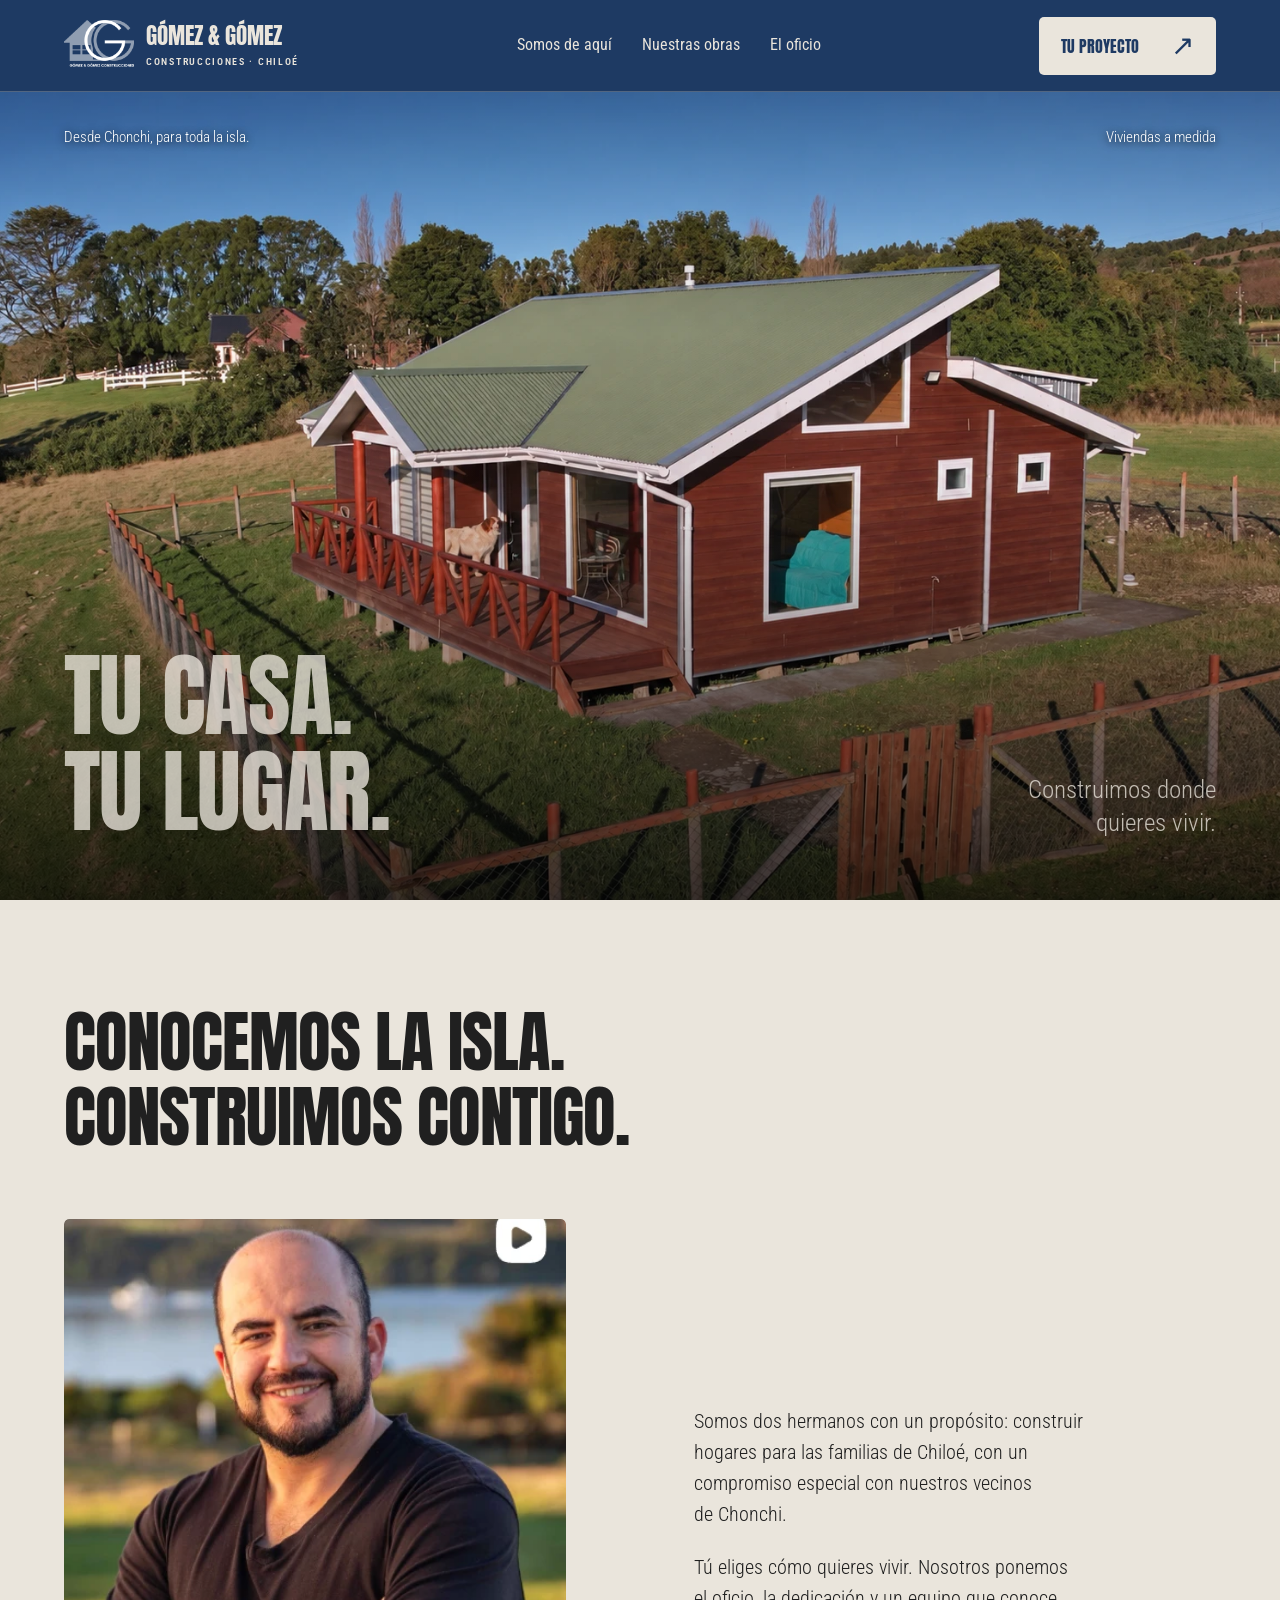
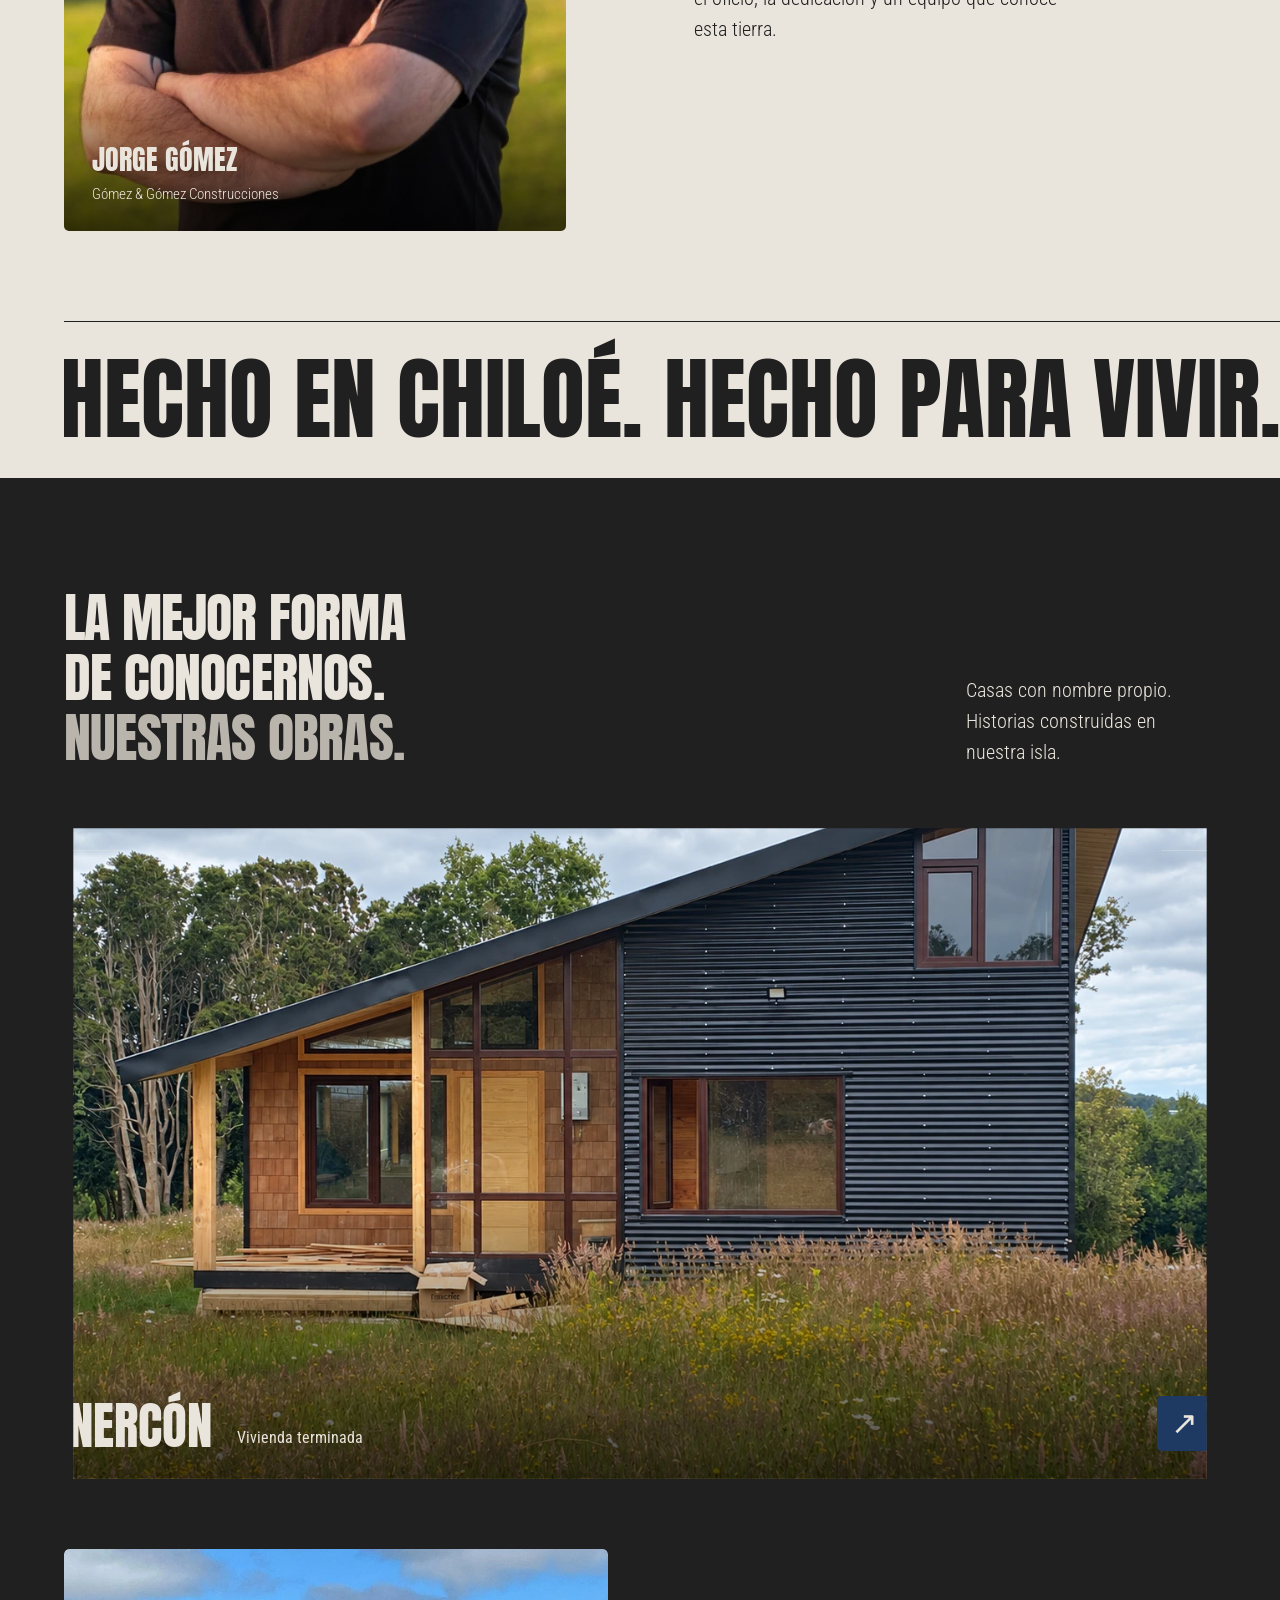
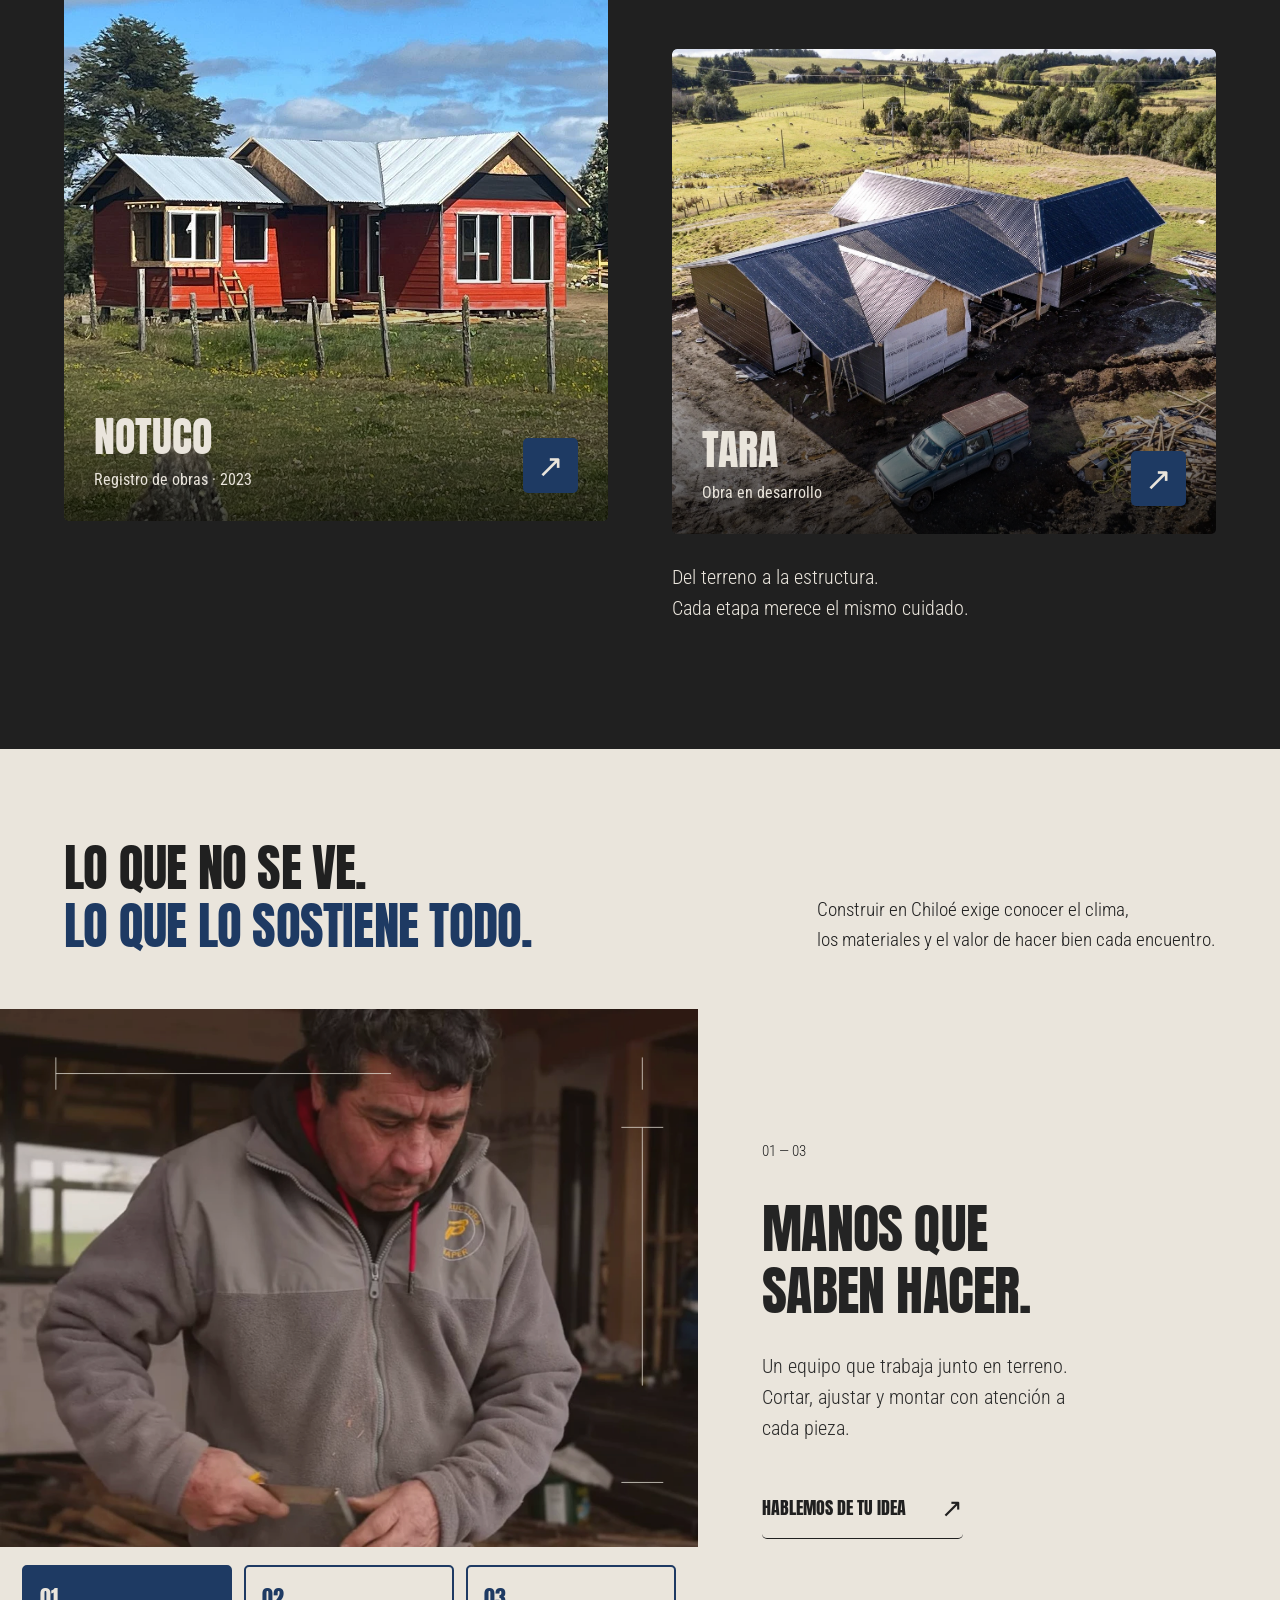
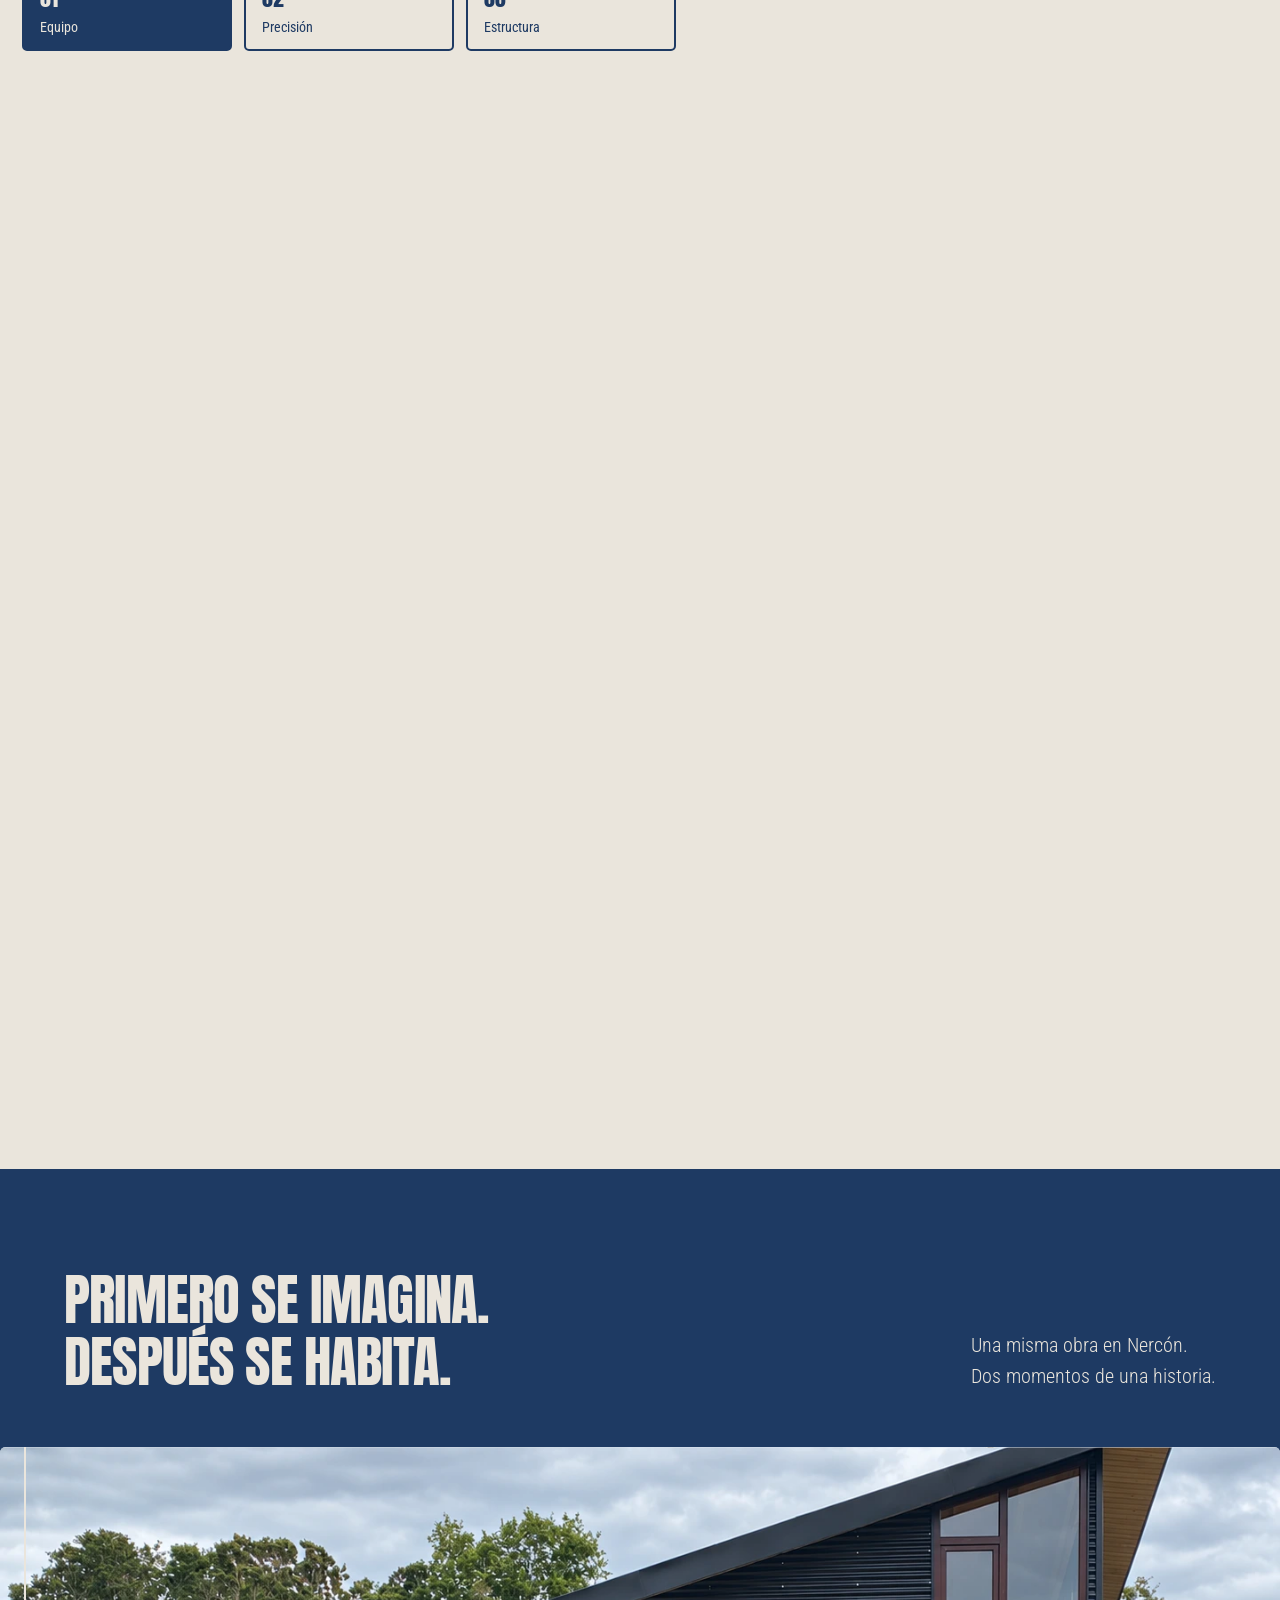
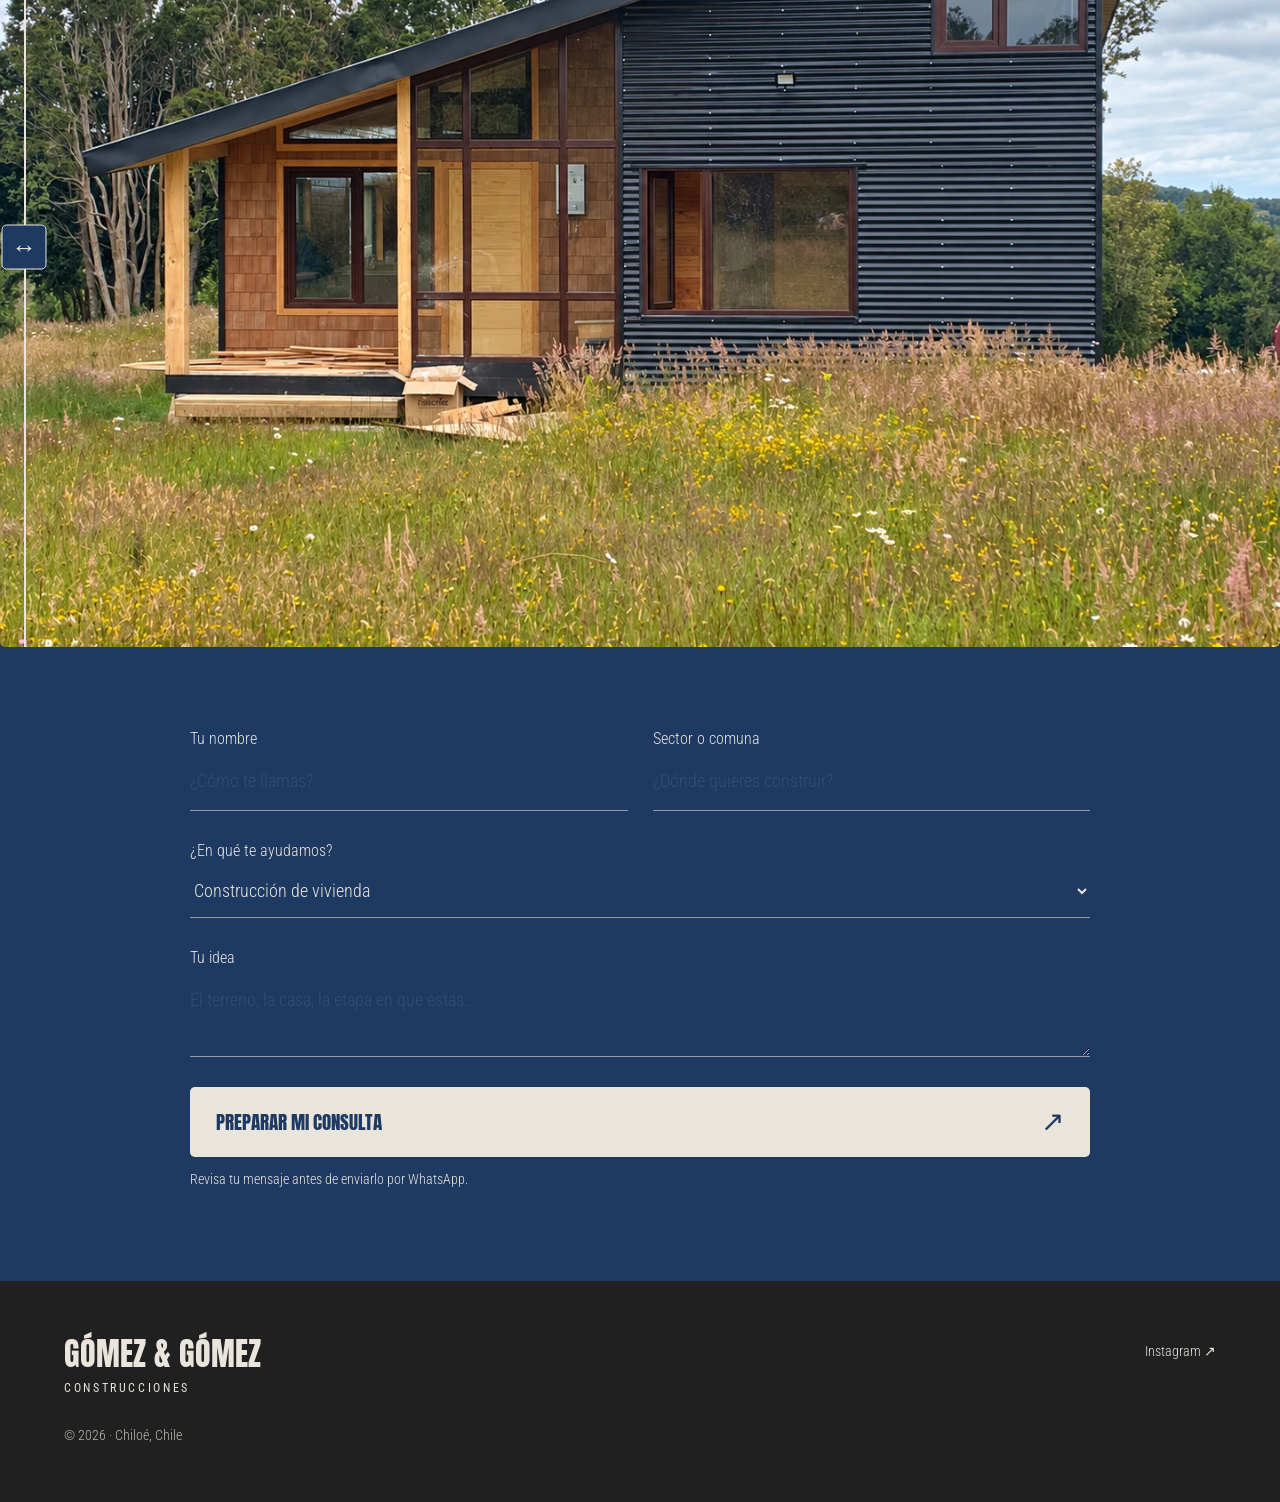
<file: index.html>
<!doctype html>
<html lang="es"><head><meta charset="utf-8"><meta name="viewport" content="width=device-width,initial-scale=1"><title>Gómez & Gómez — Construimos tu lugar en Chiloé</title><meta name="description" content="Casas construidas en Chiloé. Descubre nuestras obras, conoce al equipo y conversemos sobre tu proyecto. Gómez & Gómez Construcciones."><meta name="theme-color" content="#1E3A63"><link rel="stylesheet" href="assets/fonts/fonts.css"><link rel="stylesheet" href="styles.css"><link rel="preload" href="assets/fonts/font-0.ttf" as="font" type="font/ttf" crossorigin><script defer src="assets/vendor/gsap.min.js"></script><script defer src="assets/vendor/ScrollTrigger.min.js"></script><script defer src="script.js"></script></head>
<body><a class="skip" href="#contenido">Ir al contenido</a>
<header class="header"><a class="brand" href="#inicio" aria-label="Gómez y Gómez, inicio"><span class="brand-symbol"><img src="assets/logo-original.jpg" alt="" width="1080" height="1080"></span><span>GÓMEZ & GÓMEZ<small>CONSTRUCCIONES · CHILOÉ</small></span></a><nav aria-label="Navegación principal"><a href="#nosotros">Somos de aquí</a><a href="#obras">Nuestras obras</a><a href="#oficio">El oficio</a></nav><a class="button light header-cta" href="#contacto">TU PROYECTO <span>↗</span></a><button class="menu-toggle" aria-label="Abrir menú" aria-expanded="false" aria-controls="menu"><span></span><span></span></button><div class="reading-progress" aria-hidden="true"></div></header>
<main id="contenido">
<section class="hero" id="inicio" aria-label="Una casa en Huicha"><div class="hero-media"><video id="hero-video" muted loop playsinline preload="none" poster="assets/huicha.webp" aria-label="Recorrido visual de la vivienda entregada en Huicha"><source data-src="assets/video/huicha-mobile.mp4" media="(max-width: 760px)" type="video/mp4"><source data-src="assets/video/huicha.mp4" type="video/mp4"></video><div class="hero-shade"></div></div><div class="hero-top"><span>Desde Chonchi, para toda la isla.</span><span>Viviendas a medida</span></div><div class="hero-title"><h1><span>TU CASA.</span><span>TU LUGAR.</span></h1><p>Construimos donde <br>quieres vivir.</p></div></section>
<section class="about cobalt" id="nosotros"><div class="about-heading wrap"><h2><span>CONOCEMOS LA ISLA.</span><br><span>CONSTRUIMOS CONTIGO.</span></h2></div><div class="about-grid wrap"><figure class="portrait"><img src="assets/jorge.webp" alt="Jorge Gómez, de Gómez & Gómez Construcciones" loading="lazy" width="458" height="615"><figcaption>JORGE GÓMEZ <span>Gómez & Gómez Construcciones</span></figcaption></figure><div class="about-copy"><p>Somos dos hermanos con un propósito: construir hogares para las familias de Chiloé, con un compromiso especial con nuestros vecinos de Chonchi.</p><p>Tú eliges cómo quieres vivir. Nosotros ponemos el oficio, la dedicación y un equipo que conoce esta tierra.</p></div></div><div class="statement" aria-hidden="true"><span>HECHO EN CHILOÉ. HECHO PARA VIVIR.</span></div></section>
<section class="works" id="obras"><div class="section-heading wrap"><h2>LA MEJOR FORMA<br>DE CONOCERNOS.<br><em>NUESTRAS OBRAS.</em></h2><p>Casas con nombre propio.<br>Historias construidas en nuestra isla.</p></div><article class="featured-work"><button class="work-photo" data-project="nercon" aria-label="Explorar la casa de Nercón"><img src="assets/nercon.webp" alt="Casa terminada en Nercón, con revestimiento oscuro y estructura de madera" loading="lazy"><span class="work-caption"><strong>NERCÓN</strong><span>Vivienda terminada</span><i>↗</i></span><span class="work-corners" aria-hidden="true"></span></button></article><div class="secondary-works wrap"><article><button class="work-photo" data-project="notuco" aria-label="Explorar viviendas en Notuco"><img src="assets/notuco-2023-1.webp" alt="Viviendas en Notuco publicadas por Gómez & Gómez en 2023" loading="lazy"><span class="work-caption"><strong>NOTUCO</strong><span>Registro de obras · 2023</span><i>↗</i></span></button></article><article class="offset-work"><button class="work-photo" data-project="tara" aria-label="Explorar el avance en Tara"><img src="assets/tara.webp" alt="Vista aérea de la obra en Tara" loading="lazy"><span class="work-caption"><strong>TARA</strong><span>Obra en desarrollo</span><i>↗</i></span></button><p>Del terreno a la estructura.<br>Cada etapa merece el mismo cuidado.</p></article></div></section>
<section class="craft" id="oficio"><div class="craft-top wrap"><h2>LO QUE NO SE VE.<br><em>LO QUE LO SOSTIENE TODO.</em></h2><p>Construir en Chiloé exige conocer el clima,<br>los materiales y el valor de hacer bien cada encuentro.</p></div><div class="craft-stage"><div class="craft-media"><div class="craft-visual"><video id="craft-video" class="lazy-video" data-src="assets/video/equipo.mp4" muted loop playsinline preload="none" poster="assets/equipo.webp" aria-label="El equipo trabajando en la estructura de madera"></video><svg class="measurement" viewBox="0 0 100 100" preserveAspectRatio="none" aria-hidden="true"><path d="M8 12 H92 M8 9 V15 M92 9 V15 M92 22 V88 M89 22 H95 M89 88 H95"/></svg></div><div class="craft-tabs" role="group" aria-label="Explorar el oficio"><button class="active" data-craft="0" aria-pressed="true">01 <span>Equipo</span></button><button data-craft="1" aria-pressed="false">02 <span>Precisión</span></button><button data-craft="2" aria-pressed="false">03 <span>Estructura</span></button></div></div><div class="craft-copy"><span class="craft-index" aria-hidden="true">01 — 03</span><h3 id="craft-title">MANOS QUE<br>SABEN HACER.</h3><p id="craft-description">Un equipo que trabaja junto en terreno. Cortar, ajustar y montar con atención a cada pieza.</p><a class="text-link" href="#contacto">HABLEMOS DE TU IDEA <span>↗</span></a></div></div></section>
<section class="journey" id="proceso"><div class="journey-intro wrap"><h2>PRIMERO SE IMAGINA.<br><em>DESPUÉS SE HABITA.</em></h2><p>Una misma obra en Nercón.<br>Dos momentos de una historia.</p></div><div class="journey-stage"><div class="journey-image after"><img src="assets/nercon-antes.webp" alt="Estructura de madera de la misma obra en Nercón" loading="lazy"></div><div class="journey-image before"><img src="assets/nercon.webp" alt="Resultado terminado de la vivienda en Nercón" loading="lazy"></div><div class="journey-handle"><span role="slider" tabindex="0" aria-label="Comparar estructura y casa terminada" aria-valuemin="0" aria-valuemax="100" aria-valuenow="0">↔</span></div></div></section>
<section class="contact" id="contacto"><div class="contact-panel wrap"><form id="quote-form"><div class="form-row"><label>Tu nombre<input name="nombre" required autocomplete="name" placeholder="¿Cómo te llamas?"></label><label>Sector o comuna<input name="lugar" required placeholder="¿Dónde quieres construir?"></label></div><label>¿En qué te ayudamos?<select id="service" name="servicio"><option>Construcción de vivienda</option><option>Consulta sobre modalidad DS10</option></select></label><label>Tu idea<textarea name="detalle" rows="2" placeholder="El terreno, la casa, la etapa en que estás…"></textarea></label><button class="button light" type="submit">PREPARAR MI CONSULTA <span>↗</span></button><p class="form-note">Revisa tu mensaje antes de enviarlo por WhatsApp.</p><div id="quote-result" hidden aria-live="polite"><h3>TU MENSAJE ESTÁ LISTO.</h3><p id="quote-preview"></p><a id="whatsapp-link" class="button light" target="_blank" rel="noopener">ABRIR WHATSAPP <span>↗</span></a></div></form></div></section>
</main><footer class="wrap"><a class="footer-brand" href="#inicio">GÓMEZ & GÓMEZ<span>CONSTRUCCIONES</span></a><a class="footer-instagram" href="https://www.instagram.com/gomez_y_gomez_construcciones/" target="_blank" rel="noopener">Instagram ↗</a><span class="footer-copyright">© <span id="year">2026</span> · Chiloé, Chile</span></footer>
<dialog id="menu" aria-label="Menú de navegación"><button class="close-menu" aria-label="Cerrar menú">CERRAR <span>×</span></button><p>GÓMEZ & GÓMEZ / CHILOÉ</p><nav><a href="#nosotros">SOMOS DE AQUÍ</a><a href="#obras">NUESTRAS OBRAS</a><a href="#oficio">EL OFICIO</a><a href="#contacto">TU PRÓXIMA CASA ↗</a></nav><span>Desde Chonchi, para toda la isla.</span></dialog>
<dialog id="gallery" aria-labelledby="gallery-title"><button class="close-gallery" aria-label="Cerrar galería">×</button><div class="gallery-visual"><img id="gallery-image" alt=""><video id="gallery-video" controls playsinline preload="none" hidden></video><div class="gallery-controls"><button id="previous" aria-label="Imagen anterior">←</button><span id="gallery-count"></span><button id="next" aria-label="Imagen siguiente">→</button></div></div><div class="gallery-copy"><span id="gallery-status"></span><h2 id="gallery-title"></h2><p id="gallery-description"></p><a id="gallery-source" target="_blank" rel="noopener" class="text-link">VER PUBLICACIÓN ORIGINAL ↗</a><a href="#contacto" class="button light gallery-contact">CONVERSEMOS <span>↗</span></a></div></dialog>
</body></html>
</file>
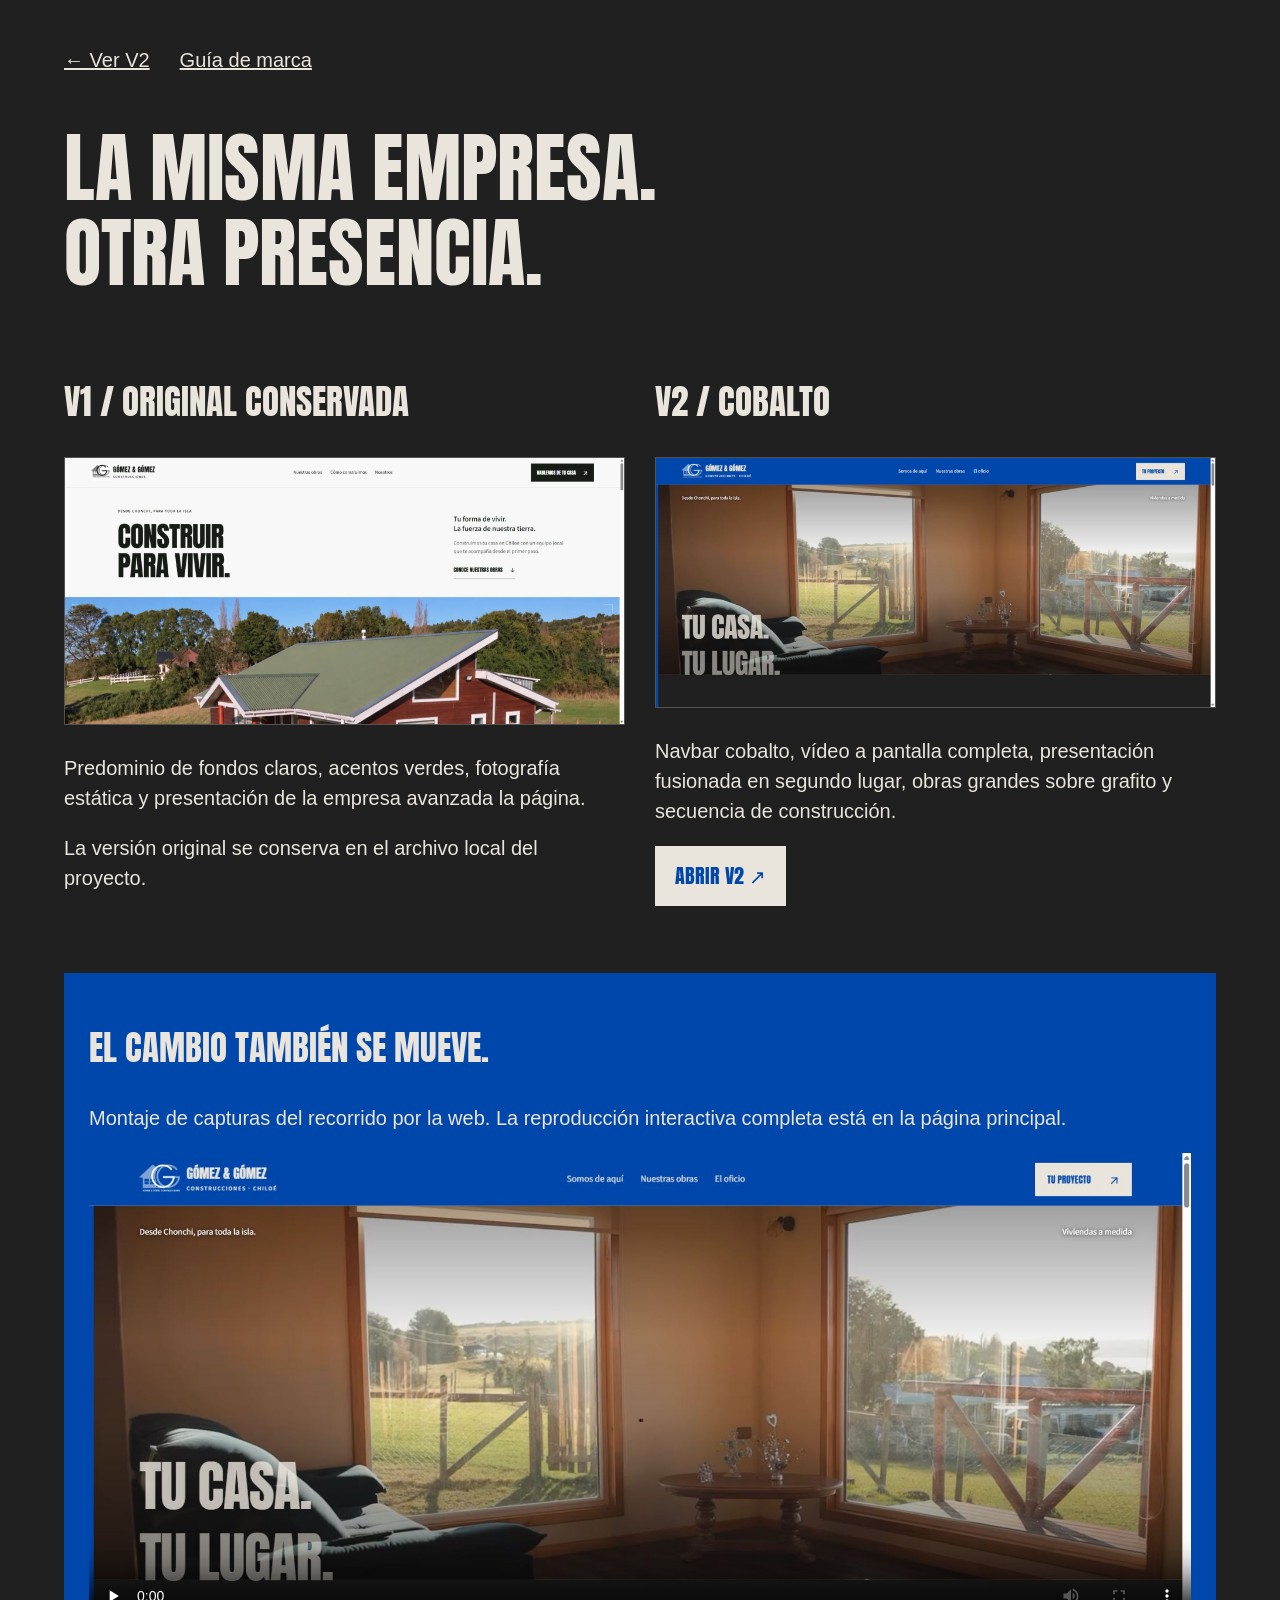
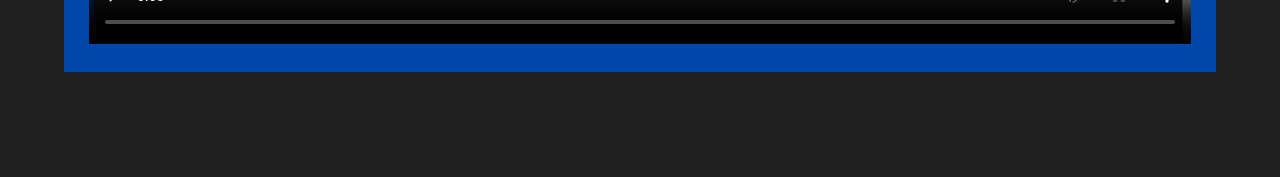
<file: comparacion.html>
<!doctype html><html lang="es"><meta charset="utf-8"><meta name="viewport" content="width=device-width,initial-scale=1"><title>V1 / V2 — Gómez & Gómez</title><link rel="stylesheet" href="assets/fonts/fonts.css"><style>*{box-sizing:border-box}body{margin:0;background:#202020;color:#eae5dc;font:20px/1.5 'Source Sans 3',sans-serif}main{padding:45px 5vw}h1,h2{font-family:Anton,sans-serif;font-weight:400}h1{font-size:clamp(44px,6vw,80px);line-height:1.1}h2{font-size:35px}a{color:inherit}nav{display:flex;gap:30px;flex-wrap:wrap}.comparison{display:grid;grid-template-columns:1fr 1fr;gap:30px}.comparison img{width:100%;border:1px solid #eae5dc40}.comparison p{max-width:50ch}video{width:100%;max-height:80vh;background:#111}section{margin:60px 0}.blue{background:#0047ab;padding:20px 25px}.button{display:inline-block;background:#eae5dc;color:#0047ab;padding:15px 20px;font-family:Anton;text-decoration:none}@media(max-width:700px){.comparison{grid-template-columns:1fr}}</style><main><nav><a href="index.html">← Ver V2</a><a href="guia-marca.html">Guía de marca</a></nav><h1>LA MISMA EMPRESA.<br>OTRA PRESENCIA.</h1><div class="comparison"><article><h2>V1 / ORIGINAL CONSERVADA</h2><img src="analisis/v1-portada.png" alt="Portada de la primera versión"><p>Predominio de fondos claros, acentos verdes, fotografía estática y presentación de la empresa avanzada la página.</p><p>La versión original se conserva en el archivo local del proyecto.</p></article><article><h2>V2 / COBALTO</h2><img src="analisis/v2-portada.png" alt="Portada de la segunda versión"><p>Navbar cobalto, vídeo a pantalla completa, presentación fusionada en segundo lugar, obras grandes sobre grafito y secuencia de construcción.</p><a class="button" href="index.html">ABRIR V2 ↗</a></article></div><section class="blue"><h2>EL CAMBIO TAMBIÉN SE MUEVE.</h2><p>Montaje de capturas del recorrido por la web. La reproducción interactiva completa está en la página principal.</p><video controls preload="none" poster="analisis/v2-portada.png" src="analisis/recorrido-v2.mp4"></video></section></main></html>
</file>
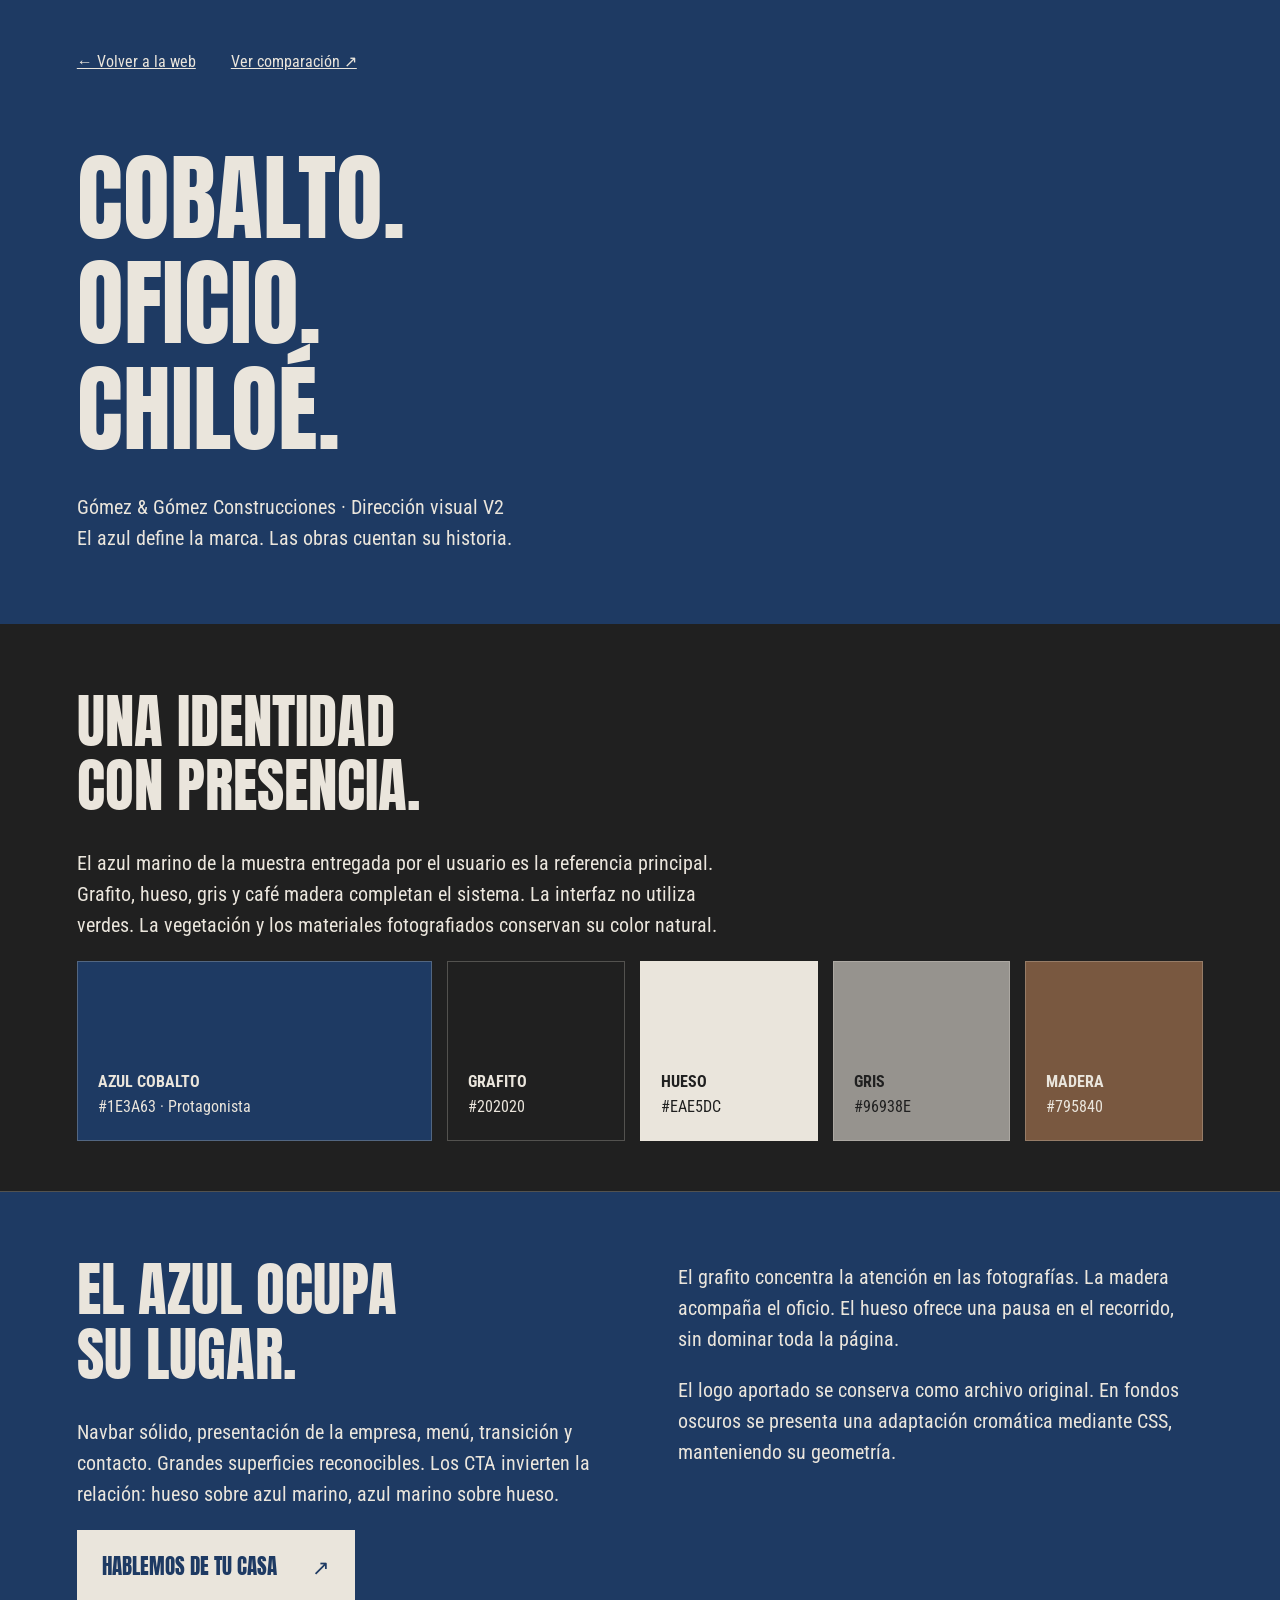
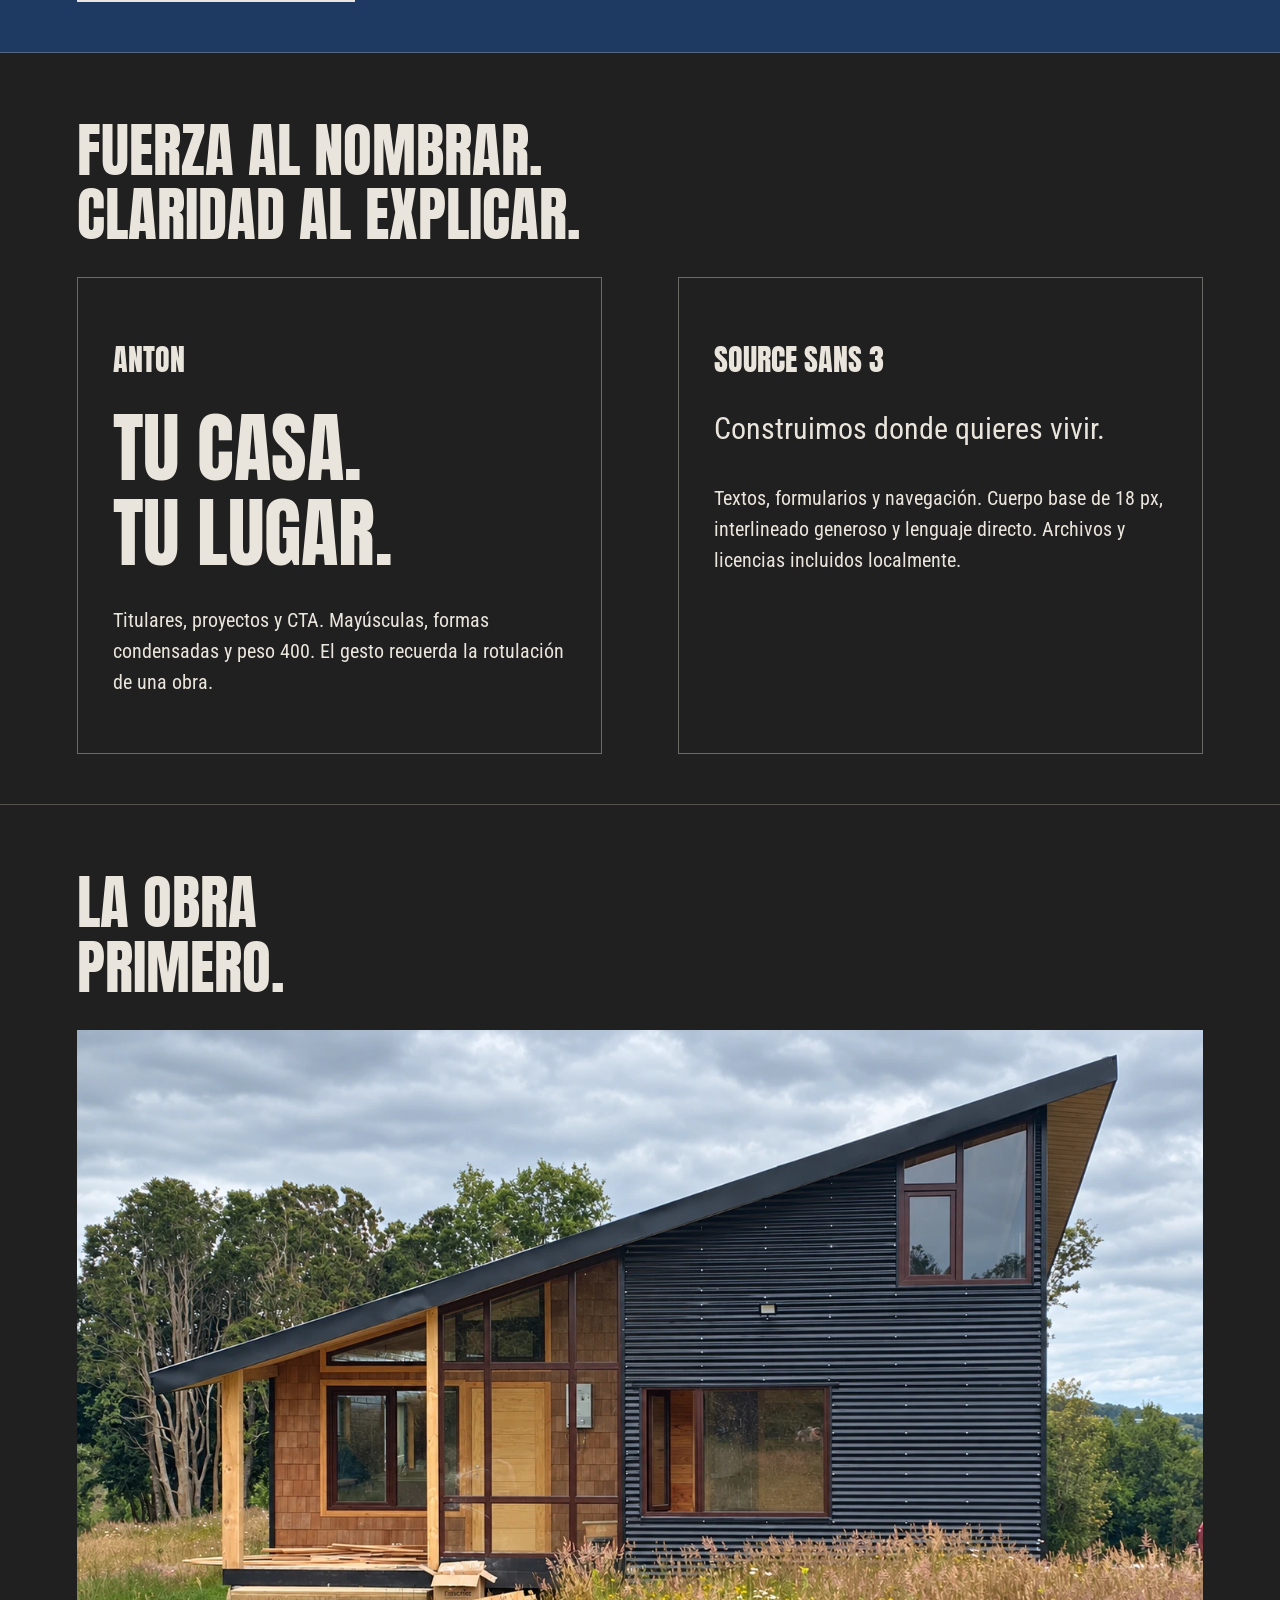
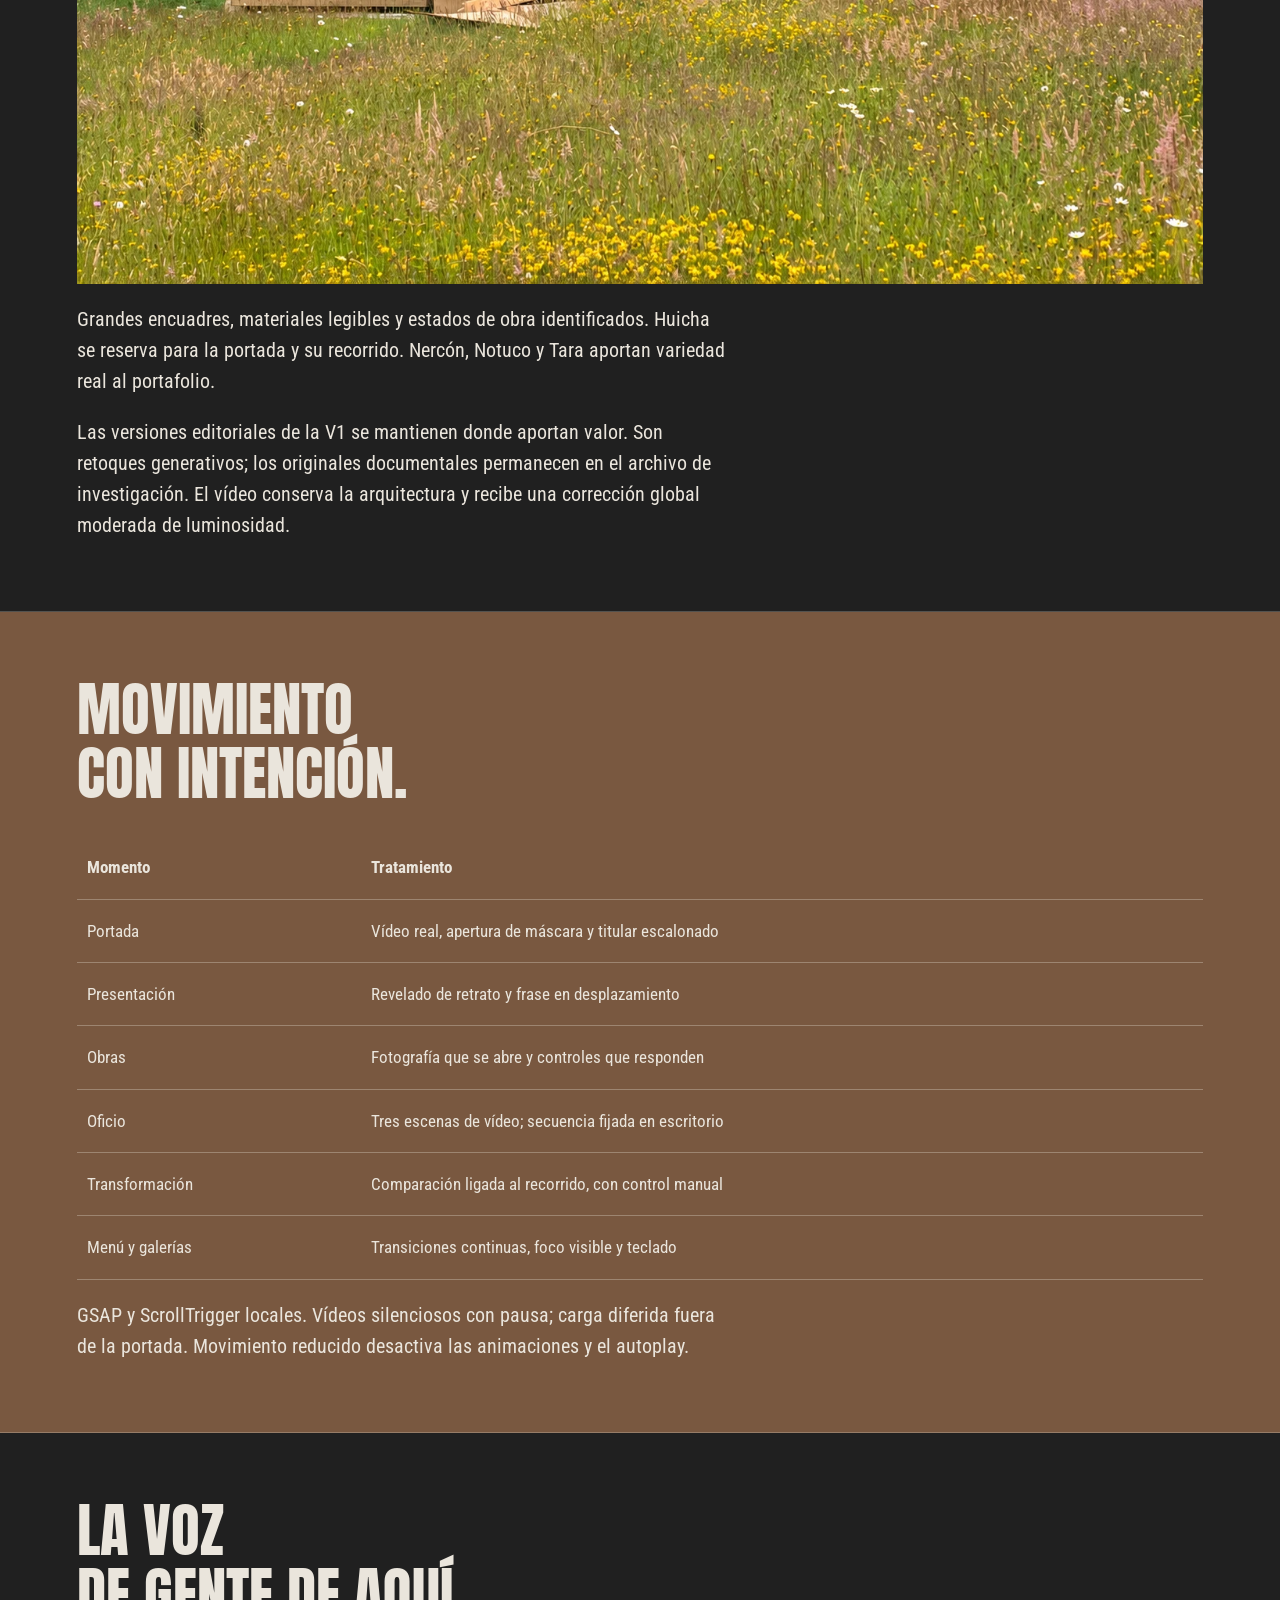
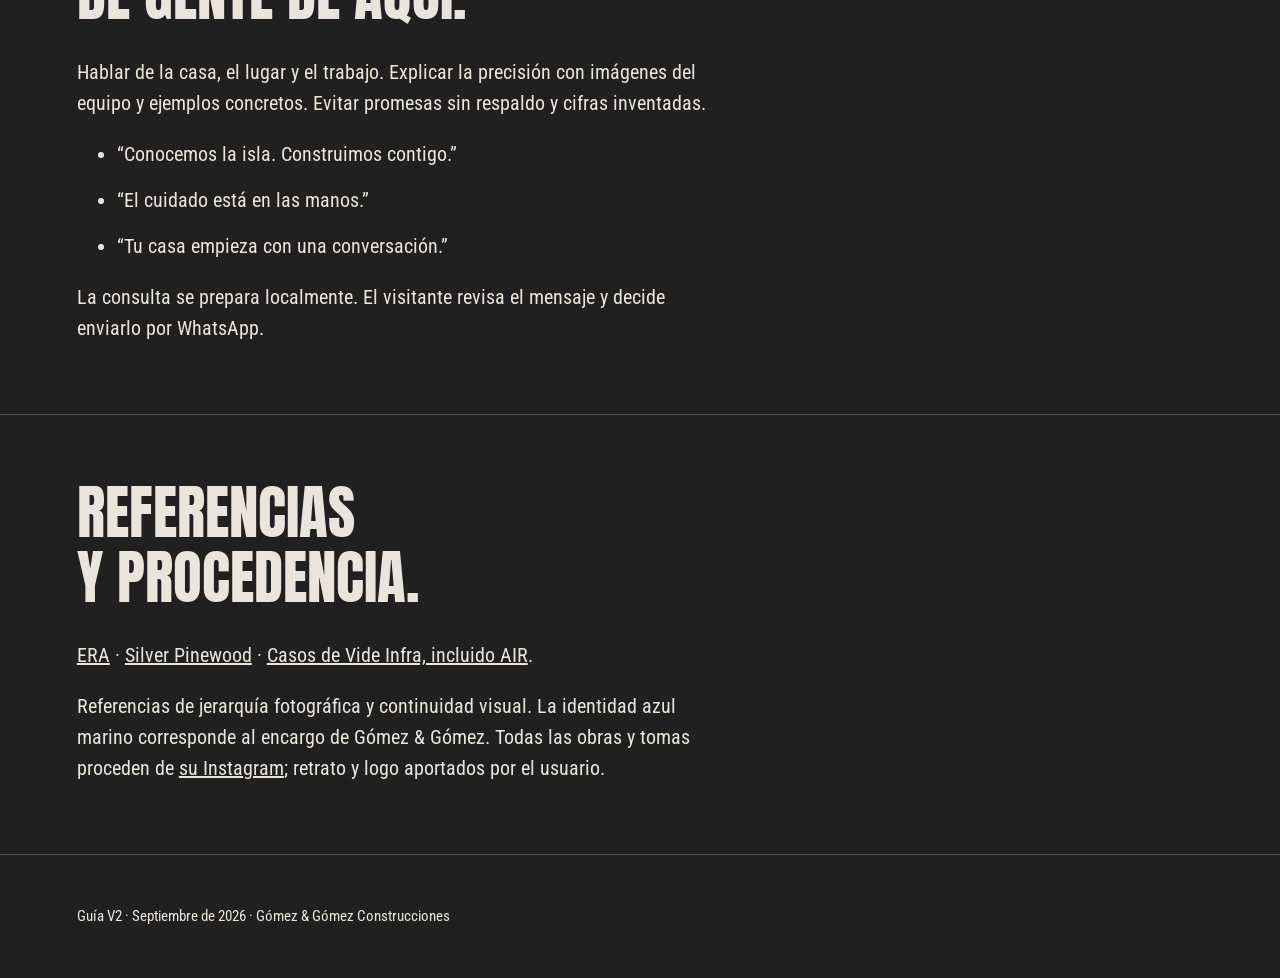
<file: guia-marca.html>
<!doctype html><html lang="es"><head><meta charset="utf-8"><meta name="viewport" content="width=device-width,initial-scale=1"><title>Guía de marca — Gómez & Gómez V2</title><link rel="stylesheet" href="assets/fonts/fonts.css"><style>*{box-sizing:border-box}body{margin:0;background:#202020;color:#eae5dc;font:20px/1.55 'Roboto Condensed',sans-serif}a{color:inherit}header,section,footer{padding:50px 6vw}header{background:#1E3A63}nav{display:flex;gap:35px;flex-wrap:wrap;font-size:16px}h1,h2,h3,.display{font-family:Anton,sans-serif;font-weight:400;line-height:1.1}h1{font-size:clamp(60px,8vw,96px);margin:70px 0 30px}h2{font-size:clamp(38px,4.6vw,66px);margin:15px 0 30px}h3{font-size:30px}p{max-width:65ch}section{border-bottom:1px solid #eae5dc40}.grid{display:grid;grid-template-columns:1fr 1fr;gap:6vw}.swatches{display:grid;grid-template-columns:2fr repeat(4,1fr);gap:15px}.swatch{height:180px;padding:20px;display:flex;flex-direction:column;justify-content:flex-end;border:1px solid #eae5dc40;font-size:16px}.blue{background:#1E3A63}.bone{background:#eae5dc;color:#202020}.wood{background:#795840}.gray{background:#96938e;color:#202020}.display{font-size:clamp(50px,6vw,85px);margin:30px 0}.photo{width:100%;display:block}.button{display:inline-flex;background:#eae5dc;color:#1E3A63;padding:20px 25px;font:21px Anton,sans-serif;text-decoration:none;gap:35px}.spec{padding:35px;border:1px solid #eae5dc60}table{width:100%;border-collapse:collapse;font-size:17px}td,th{padding:18px 10px;border-bottom:1px solid #eae5dc50;text-align:left}li{margin:15px 0}footer{font-size:15px}@media(max-width:700px){.grid{grid-template-columns:1fr}.swatches{grid-template-columns:1fr 1fr}.swatches>div:first-child{grid-column:1/-1}.swatch{height:140px}header,section,footer{padding:35px 22px}.spec{padding:25px}table{font-size:14px}h1{margin-top:50px}}</style></head><body><header><nav><a href="index.html">← Volver a la web</a><a href="comparacion.html">Ver comparación ↗</a></nav><h1>COBALTO.<br>OFICIO.<br>CHILOÉ.</h1><p>Gómez & Gómez Construcciones · Dirección visual V2<br>El azul define la marca. Las obras cuentan su historia.</p></header><section><h2>UNA IDENTIDAD<br>CON PRESENCIA.</h2><p>El azul marino de la muestra entregada por el usuario es la referencia principal. Grafito, hueso, gris y café madera completan el sistema. La interfaz no utiliza verdes. La vegetación y los materiales fotografiados conservan su color natural.</p><div class="swatches"><div class="swatch blue"><strong>AZUL COBALTO</strong><span>#1E3A63 · Protagonista</span></div><div class="swatch"><strong>GRAFITO</strong><span>#202020</span></div><div class="swatch bone"><strong>HUESO</strong><span>#EAE5DC</span></div><div class="swatch gray"><strong>GRIS</strong><span>#96938E</span></div><div class="swatch wood"><strong>MADERA</strong><span>#795840</span></div></div></section><section class="blue"><div class="grid"><div><h2>EL AZUL OCUPA<br>SU LUGAR.</h2><p>Navbar sólido, presentación de la empresa, menú, transición y contacto. Grandes superficies reconocibles. Los CTA invierten la relación: hueso sobre azul marino, azul marino sobre hueso.</p><a class="button" href="index.html#contacto">HABLEMOS DE TU CASA <span>↗</span></a></div><div><p>El grafito concentra la atención en las fotografías. La madera acompaña el oficio. El hueso ofrece una pausa en el recorrido, sin dominar toda la página.</p><p>El logo aportado se conserva como archivo original. En fondos oscuros se presenta una adaptación cromática mediante CSS, manteniendo su geometría.</p></div></div></section><section><h2>FUERZA AL NOMBRAR.<br>CLARIDAD AL EXPLICAR.</h2><div class="grid"><div class="spec"><h3>ANTON</h3><p class="display">TU CASA.<br>TU LUGAR.</p><p>Titulares, proyectos y CTA. Mayúsculas, formas condensadas y peso 400. El gesto recuerda la rotulación de una obra.</p></div><div class="spec"><h3>SOURCE SANS 3</h3><p style="font-size:30px">Construimos donde quieres vivir.</p><p>Textos, formularios y navegación. Cuerpo base de 18 px, interlineado generoso y lenguaje directo. Archivos y licencias incluidos localmente.</p></div></div></section><section><h2>LA OBRA<br>PRIMERO.</h2><img class="photo" src="assets/nercon.webp" alt="Casa terminada en Nercón"><p>Grandes encuadres, materiales legibles y estados de obra identificados. Huicha se reserva para la portada y su recorrido. Nercón, Notuco y Tara aportan variedad real al portafolio.</p><p>Las versiones editoriales de la V1 se mantienen donde aportan valor. Son retoques generativos; los originales documentales permanecen en el archivo de investigación. El vídeo conserva la arquitectura y recibe una corrección global moderada de luminosidad.</p></section><section class="wood"><h2>MOVIMIENTO<br>CON INTENCIÓN.</h2><table><tr><th>Momento</th><th>Tratamiento</th></tr><tr><td>Portada</td><td>Vídeo real, apertura de máscara y titular escalonado</td></tr><tr><td>Presentación</td><td>Revelado de retrato y frase en desplazamiento</td></tr><tr><td>Obras</td><td>Fotografía que se abre y controles que responden</td></tr><tr><td>Oficio</td><td>Tres escenas de vídeo; secuencia fijada en escritorio</td></tr><tr><td>Transformación</td><td>Comparación ligada al recorrido, con control manual</td></tr><tr><td>Menú y galerías</td><td>Transiciones continuas, foco visible y teclado</td></tr></table><p>GSAP y ScrollTrigger locales. Vídeos silenciosos con pausa; carga diferida fuera de la portada. Movimiento reducido desactiva las animaciones y el autoplay.</p></section><section><h2>LA VOZ<br>DE GENTE DE AQUÍ.</h2><p>Hablar de la casa, el lugar y el trabajo. Explicar la precisión con imágenes del equipo y ejemplos concretos. Evitar promesas sin respaldo y cifras inventadas.</p><ul><li>“Conocemos la isla. Construimos contigo.”</li><li>“El cuidado está en las manos.”</li><li>“Tu casa empieza con una conversación.”</li></ul><p>La consulta se prepara localmente. El visitante revisa el mensaje y decide enviarlo por WhatsApp.</p></section><section><h2>REFERENCIAS<br>Y PROCEDENCIA.</h2><p><a href="https://videinfra.com/work/era">ERA</a> · <a href="https://videinfra.com/work/silver-pinewood-residences">Silver Pinewood</a> · <a href="https://videinfra.com/blog/best-real-estate-websites-examples">Casos de Vide Infra, incluido AIR</a>.</p><p>Referencias de jerarquía fotográfica y continuidad visual. La identidad azul marino corresponde al encargo de Gómez & Gómez. Todas las obras y tomas proceden de <a href="https://www.instagram.com/gomez_y_gomez_construcciones/">su Instagram</a>; retrato y logo aportados por el usuario.</p></section><footer>Guía V2 · Septiembre de 2026 · Gómez & Gómez Construcciones</footer></body></html>
</file>
<file: assets/fonts/fonts.css>
@font-face {
  font-family: 'Anton';
  font-style: normal;
  font-weight: 400;
  font-display: swap;
  src: url(font-0.ttf) format('truetype');
}
@font-face {
  font-family: 'Roboto Condensed';
  font-style: normal;
  font-weight: 300;
  font-display: swap;
  src: url(roboto-condensed-300.woff2) format('woff2');
}
@font-face {
  font-family: 'Roboto Condensed';
  font-style: normal;
  font-weight: 400;
  font-display: swap;
  src: url(roboto-condensed-400.woff2) format('woff2');
}
@font-face {
  font-family: 'Roboto Condensed';
  font-style: normal;
  font-weight: 500;
  font-display: swap;
  src: url(roboto-condensed-500.woff2) format('woff2');
}
@font-face {
  font-family: 'Roboto Condensed';
  font-style: normal;
  font-weight: 600;
  font-display: swap;
  src: url(roboto-condensed-600.woff2) format('woff2');
}
@font-face {
  font-family: 'Roboto Condensed';
  font-style: normal;
  font-weight: 700;
  font-display: swap;
  src: url(roboto-condensed-700.woff2) format('woff2');
}
</file>
<file: styles.css>
:root{--blue:#1E3A63;--ink:#202020;--bone:#eae5dc;--gray:#96938e;--wood:#795840;--display:'Anton','Arial Narrow',sans-serif;--body:'Roboto Condensed','Arial Narrow',sans-serif;--pad:clamp(22px,5vw,88px);--header:92px;--z-header:10;--z-dialog:20}*{box-sizing:border-box}html{scroll-behavior:smooth;scroll-padding-top:var(--header)}body{margin:0;background:var(--ink);color:var(--bone);font:18px/1.55 var(--body)}body:has(dialog[open]){overflow:hidden}button,input,textarea,select{font:inherit}a{color:inherit;text-decoration:none}button{cursor:pointer;color:inherit}button,a{-webkit-tap-highlight-color:transparent}button{border:0}img,video{display:block;width:100%;height:auto}figure,p,h1,h2,h3{margin:0}h1,h2,h3{font-family:var(--display);font-weight:400;line-height:1.12;letter-spacing:-.015em;text-wrap:balance}h2{font-size:clamp(40px,4.8vw,74px)}h3{font-size:clamp(32px,3vw,48px)}p{text-wrap:pretty;max-width:65ch}p+p{margin-top:22px}em{font-style:normal}a:focus-visible,button:focus-visible,input:focus-visible,textarea:focus-visible,select:focus-visible{outline:3px solid currentColor;outline-offset:6px}.wrap{padding-left:var(--pad);padding-right:var(--pad)}.skip{position:fixed;top:-100px;left:20px;background:var(--bone);color:var(--ink);padding:10px;z-index:var(--z-dialog)}.skip:focus{top:15px}.header{height:var(--header);padding:0 var(--pad);display:flex;align-items:center;gap:30px;justify-content:space-between;position:sticky;top:0;background:var(--blue);z-index:var(--z-header);border-bottom:1px solid #eae5dc40}.brand{display:flex;gap:12px;align-items:center;font:23px/1.15 var(--display)}.brand small{font:600 10px/1.2 var(--body);letter-spacing:.17em;display:block;margin-top:7px}.brand-symbol{width:70px;height:51px;position:relative;overflow:hidden}.brand-symbol img{position:absolute;max-width:none;width:85px;left:-8px;top:-19px;filter:grayscale(1) invert(1);mix-blend-mode:screen}.header nav{display:flex;gap:30px;font-size:16px}.header nav a{position:relative}.header nav a:after{content:'';position:absolute;left:0;right:0;bottom:-6px;height:1px;background:var(--bone);transform:scaleX(0);transform-origin:left;transition:transform .3s}.header nav a:hover:after{transform:scaleX(1)}.button{display:inline-flex;gap:32px;align-items:center;justify-content:space-between;position:relative;padding:20px 25px;font:19px/1.25 var(--display);background:var(--blue);color:var(--bone);border:1px solid transparent;overflow:hidden;transition:background .25s,color .25s,transform .25s}.button span{font:28px/1 var(--body);transition:transform .35s}.button:hover span{transform:translate(5px,-5px)}.button:hover{transform:translateY(-3px)}.button.light{background:var(--bone);color:var(--blue)}.button.light:hover{background:white}.button.line{background:transparent;border-color:#eae5dc90}.button.line:hover{background:var(--bone);color:var(--blue)}.header-cta{font-size:16px;padding:14px 21px}.reading-progress{position:absolute;bottom:-1px;left:0;height:3px;background:var(--bone);width:100%;transform:scaleX(0);transform-origin:left}.menu-toggle{display:none;background:none;width:48px;height:48px;padding:8px}.menu-toggle span{display:block;height:2px;background:var(--bone);margin:8px 0}.hero{position:relative;height:calc(100svh - var(--header));min-height:620px;max-height:1150px;overflow:hidden;background:var(--ink)}.hero-media,.hero-shade{position:absolute;inset:0}.hero video{position:absolute;inset:0;width:100%;height:100%;object-fit:cover;object-position:center}.hero-shade{background:linear-gradient(180deg,#0005 0%,transparent 30%,#0001 48%,#000b 100%)}.hero-top{position:absolute;top:34px;left:var(--pad);right:var(--pad);display:flex;justify-content:space-between;font-size:15px;color:white;text-shadow:0 1px 8px #000}.hero-title{position:absolute;left:var(--pad);right:var(--pad);bottom:40px;display:flex;align-items:flex-end;justify-content:space-between;color:var(--bone)}.hero h1{font-size:clamp(65px,7.2vw,96px);line-height:1.05;letter-spacing:-.015em;text-shadow:0 2px 24px #0003}.hero h1>span{display:block}.hero-title>p{font-size:25px;line-height:1.35;text-align:right}.hero-bottom{position:absolute;left:var(--pad);right:var(--pad);bottom:35px;display:flex;justify-content:space-between;align-items:center;border-top:1px solid #eae5dc70;padding-top:22px}.film-link{display:flex;align-items:center;gap:15px;background:transparent;text-align:left;padding:0;font:23px/1.2 var(--display)}.film-link small{display:block;font:15px var(--body);margin-top:6px}.play{width:45px;height:45px;border:1px solid var(--bone);display:grid;place-items:center;font:15px var(--body);transition:background .3s,color .3s}.film-link:hover .play{background:var(--bone);color:var(--blue)}.hero-actions{display:flex;align-items:center;gap:30px}.video-toggle{font:14px var(--body);letter-spacing:.03em;background:transparent;color:var(--bone);display:flex;gap:15px;align-items:center;padding:12px 0}.video-toggle span{font-size:21px}.down{font-size:33px;width:50px;height:50px;border:1px solid #eae5dc70;display:grid;place-items:center;transition:background .3s}.down:hover{background:var(--blue)}.cobalt{background:var(--blue)}.about{padding-top:105px;overflow:hidden}.section-note{font-size:19px;margin-bottom:25px}.about-heading h2{font-size:clamp(40px,5.2vw,80px)}.about-grid{display:grid;grid-template-columns:1fr 1.04fr;gap:10vw;margin-top:65px;align-items:center}.portrait{position:relative;max-width:560px;overflow:hidden}.portrait>img{aspect-ratio:.82;object-fit:cover;object-position:center 40%}.portrait figcaption{position:absolute;bottom:0;left:0;right:0;background:linear-gradient(transparent,#000b);padding:80px 28px 28px;font:28px var(--display)}.portrait figcaption span{display:block;font:15px var(--body);margin-top:5px}.portrait-story{position:absolute;right:3%;top:2%;background:var(--bone);color:var(--blue);height:56px;width:56px;font-size:32px;display:grid;place-items:center}.about-copy{max-width:590px}.about-copy .lead{font-size:clamp(24px,2.3vw,34px);line-height:1.3;margin-bottom:32px}.about-copy>p:not(.lead){color:var(--bone);max-width:43ch;font-size:20px}.about-copy .button{margin-top:32px;font-size:17px}.about-detail{display:flex;align-items:flex-end;gap:25px;margin-top:45px}.about-detail img{width:170px;height:125px;object-fit:cover}.about-detail span{font-size:17px}.statement{margin-top:90px;border-top:1px solid #eae5dc60;padding:24px 0;white-space:nowrap;overflow:hidden;font:clamp(40px,7vw,96px)/1.2 var(--display);color:#eae5dc;margin-left:var(--pad)}.statement span{display:inline-block}.works{padding:110px 0 125px}.section-heading{display:flex;justify-content:space-between;align-items:flex-end;gap:60px;margin-bottom:60px}.section-heading h2{font-size:clamp(40px,4.2vw,64px)}.section-heading em{color:#bab5ac}.section-heading>p{font-size:20px;max-width:25ch}.featured-work{padding:0 3vw}.work-photo{padding:0;display:block;position:relative;width:100%;overflow:hidden;background:var(--ink);text-align:left}.work-photo img{width:100%;height:100%;object-fit:cover;transition:transform 1s cubic-bezier(.2,.7,.2,1)}.work-photo:hover img{transform:scale(1.045)}.featured-work .work-photo{aspect-ratio:1.85}.featured-work img{object-position:center 51%}.work-photo:after{content:'';position:absolute;inset:55% 0 0;background:linear-gradient(transparent,#000b)}.work-caption{position:absolute;bottom:28px;left:30px;right:30px;z-index:1;display:flex;align-items:flex-end;gap:25px;color:var(--bone)}.work-caption strong{font:clamp(35px,4vw,64px)/1 var(--display)}.work-caption>span{font:16px var(--body);padding-bottom:4px}.work-caption i{font:32px var(--body);font-style:normal;display:grid;place-items:center;background:var(--blue);width:55px;height:55px;margin-left:auto;transition:background .3s,transform .3s}.work-photo:hover i{background:var(--bone);color:var(--blue);transform:rotate(45deg)}.work-corners{position:absolute;inset:22px;border:1px solid #eae5dc70;clip-path:polygon(0 0,5% 0,5% 1%,1% 1%,1% 9%,0 9%,0 0,100% 0,100% 9%,99% 9%,99% 1%,95% 1%,95% 0)}.secondary-works{display:grid;grid-template-columns:1fr 1fr;gap:5vw;margin-top:70px}.secondary-works article:first-child .work-photo{aspect-ratio:.95}.secondary-works article:first-child img{object-position:35% center}.offset-work{padding-top:100px}.offset-work .work-photo{aspect-ratio:1.12}.secondary-works .work-caption{display:grid;grid-template-columns:1fr auto;gap:12px}.secondary-works .work-caption strong{font-size:42px}.secondary-works .work-caption>span{grid-column:1}.secondary-works .work-caption i{grid-column:2;grid-row:1/3}.offset-work p{margin-top:28px;font-size:20px}.craft{background:var(--bone);color:var(--ink);padding-top:90px}.craft-top{display:flex;align-items:flex-end;justify-content:space-between;gap:60px;margin-bottom:55px}.craft-top h2{font-size:clamp(38px,4vw,62px)}.craft-top em{color:var(--wood)}.craft-top p{font-size:19px}.craft-stage{display:grid;grid-template-columns:1.2fr 1fr;min-height:660px}.craft-visual{position:relative;background:var(--wood);overflow:hidden}.craft-visual video{height:100%;width:100%;position:absolute;inset:0;object-fit:cover;object-position:center 37%}.measurement{position:absolute;inset:0;width:100%;height:100%;fill:none;stroke:var(--bone);stroke-width:.12;pointer-events:none}.dark-control{position:absolute;bottom:25px;left:30px;background:var(--ink);padding:12px 18px;z-index:1}.craft-copy{background:var(--wood);color:var(--bone);padding:70px clamp(30px,5vw,85px);display:flex;flex-direction:column;justify-content:center}.craft-index{font-size:15px;margin-bottom:35px}.craft-copy h3{font-size:clamp(40px,4.2vw,64px);line-height:1.15}.craft-copy>p{font-size:20px;margin-top:28px;max-width:35ch;min-height:100px}.craft-tabs{display:flex;gap:25px;margin-top:35px}.craft-tabs button{flex:1;background:none;border-top:2px solid #eae5dc50;padding:16px 0;text-align:left;color:var(--bone);font:22px var(--display)}.craft-tabs button span{display:block;font:14px var(--body);margin-top:5px}.craft-tabs button.active{border-color:var(--bone)}.text-link{font:18px var(--display);display:flex;width:fit-content;align-items:center;gap:35px;border-bottom:1px solid currentColor;padding:15px 0;margin-top:28px}.text-link span{font:26px var(--body);transition:transform .3s}.text-link:hover span{transform:translate(5px,-5px)}.journey{padding-top:100px;background:var(--blue)}.journey-intro{display:flex;align-items:flex-end;justify-content:space-between;gap:45px;padding-bottom:55px}.journey-intro h2{font-size:clamp(40px,4.3vw,66px)}.journey-intro p{font-size:20px}.journey-stage{height:min(85vw,800px);min-height:570px;position:relative;overflow:hidden;--reveal:0%}.journey-image{position:absolute;inset:0}.journey-image img{height:100%;object-fit:cover;object-position:center}.journey-image.before{clip-path:inset(0 0 0 var(--reveal))}.journey-stage:after{content:'';position:absolute;inset:65% 0 0;background:linear-gradient(transparent,#000c);pointer-events:none}.journey-caption{position:absolute;left:var(--pad);right:var(--pad);top:35px;display:flex;justify-content:space-between;align-items:center;gap:20px;z-index:1}.journey-caption span:first-child{background:var(--blue);padding:12px 18px;font:25px var(--display)}.journey-caption span:last-child{font-size:14px;background:var(--ink);padding:10px 15px}.journey-handle{position:absolute;left:var(--reveal);top:0;bottom:0;width:2px;background:var(--bone);pointer-events:none}.journey-handle span{position:absolute;top:50%;transform:translate(-50%,-50%);height:45px;width:45px;background:var(--blue);display:grid;place-items:center;border:1px solid var(--bone);font-size:25px}.journey-control{position:absolute;left:var(--pad);right:var(--pad);bottom:28px;z-index:1;display:grid;grid-template-columns:1fr 1.4fr;column-gap:8vw;align-items:center}.journey-control label{font:24px var(--display)}.journey-control input{width:100%;accent-color:var(--bone);cursor:ew-resize}.journey-control small{grid-column:1/-1;font-size:13px;margin-top:12px}.contact{padding-top:100px;background:var(--ink)}.contact-intro{display:flex;justify-content:space-between;gap:50px;align-items:flex-end;margin-bottom:60px}.contact-intro h2{font-size:clamp(45px,5vw,76px)}.contact-intro p{font-size:20px}.contact-panel{background:var(--blue);padding-top:80px;padding-bottom:90px;display:grid;grid-template-columns:1fr 1fr;gap:9vw}.phone{font:clamp(28px,3vw,42px) var(--display);display:block}.phone span{font:34px var(--body);margin-left:20px}.contact-details>p{margin-top:12px}.other-services{margin-top:55px;max-width:380px}.other-services h3{font-size:28px;margin-bottom:22px}.other-services button{display:flex;justify-content:space-between;width:100%;padding:14px 0;background:transparent;border-bottom:1px solid #eae5dc60;text-align:left;font-size:17px}.other-services button span{transition:transform .3s}.other-services button:hover span{transform:translate(4px,-4px)}form label{display:block;font-size:16px}input,select,textarea{font-size:18px;color:var(--bone);width:100%;display:block;background:none;border:0;border-bottom:1px solid #eae5dc90;padding:15px 0;border-radius:0}input::placeholder,textarea::placeholder{color:#eae5dccf;opacity:1}select option{background:var(--blue);color:var(--bone)}.form-row{display:grid;grid-template-columns:1fr 1fr;gap:25px}form>label{margin-top:28px}form>.button{margin-top:30px;width:100%}.form-note{font-size:14px;margin-top:12px}#quote-result{margin-top:30px;border-top:1px solid #eae5dc80;padding-top:25px}#quote-result h3{font-size:27px}#quote-preview{white-space:pre-wrap;margin:18px 0 25px}footer{display:flex;justify-content:space-between;align-items:center;gap:40px;padding-top:55px;padding-bottom:55px}.footer-brand{font:32px/1.1 var(--display)}.footer-brand span{display:block;font:12px var(--body);letter-spacing:.22em;margin-top:10px}footer>div{display:flex;gap:30px;flex-wrap:wrap;font-size:14px}footer>div>span{color:#bdb8b0}dialog{color:var(--bone);border:0}dialog::backdrop{background:#111e}#menu{background:var(--blue);position:fixed;inset:0;width:100%;height:100%;max-width:none;max-height:none;margin:0;padding:70px var(--pad)}.close-menu{position:absolute;right:var(--pad);top:30px;background:none;font-size:15px;display:flex;gap:30px;align-items:center}.close-menu span{font-size:40px}#menu>p{margin-top:30px}#menu nav{display:flex;flex-direction:column;gap:20px;margin:70px 0}#menu nav a{font:clamp(32px,5.5vw,78px)/1.15 var(--display);width:fit-content}#menu nav a:hover{color:white;text-decoration:underline;text-underline-offset:12px}#gallery{width:min(1400px,94vw);max-height:93dvh;padding:0;background:var(--ink)}#gallery[open]{display:grid;grid-template-columns:1.6fr 1fr}.close-gallery{position:absolute;right:14px;top:14px;z-index:2;background:var(--blue);width:48px;height:48px;font-size:32px}.gallery-visual{background:#111;position:relative;display:flex;align-items:center;min-height:540px}.gallery-visual>img,.gallery-visual>video{width:100%;height:min(78dvh,800px);object-fit:contain}.gallery-visual>video[hidden],.gallery-visual>img[hidden]{display:none}.gallery-controls{position:absolute;left:20px;right:20px;bottom:20px;display:flex;align-items:center;justify-content:space-between}.gallery-controls button{height:45px;width:45px;background:var(--blue);font-size:27px}.gallery-controls button:disabled{opacity:.4;cursor:default}.gallery-controls span{background:var(--ink);padding:6px 15px;font-size:14px}.gallery-copy{padding:75px 35px 40px;align-self:center}.gallery-copy h2{font-size:54px;margin:18px 0 25px}.gallery-copy>span{font-size:14px}.gallery-copy p{color:#d3cec5}.gallery-copy .text-link{font-size:15px}.gallery-copy .button{margin-top:30px}.gallery-controls[hidden]{display:none}
@media(min-width:1700px){.about-grid{gap:12vw}.portrait{max-width:620px}.craft-stage{min-height:760px}.hero h1{font-size:96px}}
@media(max-width:1100px){.header nav{display:none}.menu-toggle{display:block}.header-cta{margin-left:auto}.about-grid{gap:6vw}.about-heading h2{font-size:58px}.about-copy>p:not(.lead){font-size:18px}.about-copy .button{font-size:15px;gap:15px}.secondary-works{gap:30px}.craft-top,.contact-intro{display:block}.craft-top p,.contact-intro p{margin-top:25px}.craft-copy{padding:40px}.craft-stage{min-height:610px}.contact-panel{gap:6vw}.phone{font-size:31px}.journey-intro{display:block}.journey-intro p{margin-top:25px}}
@media(max-width:760px){:root{--header:76px}.header{gap:15px}.brand{font-size:19px;gap:8px}.brand small{font-size:8px}.brand-symbol{width:53px;height:43px}.brand-symbol img{width:70px;top:-15px}.header-cta{display:none}.hero{height:calc(90svh - var(--header));min-height:600px;max-height:900px}.hero video{object-position:52% center}.hero-top{top:23px;font-size:13px}.hero-top span:last-child{display:none}.hero-title{bottom:28px;display:block}.hero h1{font-size:clamp(60px,13vw,86px)}.hero-title>p{text-align:left;font-size:19px;margin-top:20px}.hero-title>p br{display:none}.hero-bottom{bottom:24px;padding-top:18px}.film-link{font-size:18px;gap:10px}.film-link small{font-size:12px;max-width:23ch}.play{width:37px;height:37px}.hero-actions{gap:8px}.hero-actions .video-toggle{font-size:0;gap:0;width:36px;justify-content:center}.hero-actions .video-toggle span{font-size:22px}.down{width:37px;height:37px;font-size:25px}.about{padding-top:65px}.about-heading h2{font-size:clamp(36px,7.2vw,55px)}.section-note{margin-bottom:20px;font-size:17px}.about-grid{grid-template-columns:1fr;gap:35px;margin-top:35px}.portrait{max-width:100%;width:100%}.portrait>img{aspect-ratio:1;object-position:center 32%}.portrait figcaption{font-size:25px;padding:70px 22px 22px}.portrait-story{width:47px;height:47px}.about-copy .lead{font-size:26px;margin-bottom:25px}.about-copy>p:not(.lead){font-size:18px}.about-copy .button{font-size:16px;width:100%;padding:19px}.about-detail{margin-top:30px}.about-detail img{width:145px;height:105px}.statement{margin-top:50px;padding:20px 0;font-size:44px}.works{padding:65px 0 70px}.section-heading{display:block;margin-bottom:32px}.section-heading h2{font-size:42px}.section-heading>p{margin-top:25px;font-size:18px;max-width:none}.featured-work{padding:0}.featured-work .work-photo{aspect-ratio:1.12}.featured-work img{object-position:center}.work-caption{left:22px;right:22px;bottom:22px;display:grid;grid-template-columns:1fr auto;gap:10px}.work-caption strong{font-size:42px}.work-caption>span{font-size:14px;grid-column:1}.work-caption i{grid-column:2;grid-row:1/3;width:44px;height:44px;font-size:28px}.secondary-works{grid-template-columns:1fr;gap:35px;margin-top:35px}.secondary-works article:first-child .work-photo{aspect-ratio:1.1}.offset-work{padding:0}.offset-work .work-photo{aspect-ratio:1.2}.offset-work p{font-size:18px;margin-top:20px}.craft{padding-top:65px}.craft-top{margin-bottom:35px}.craft-top h2{font-size:38px}.craft-top p{font-size:18px}.craft-top p br{display:none}.craft-stage{grid-template-columns:1fr;min-height:0}.craft-visual{height:470px}.craft-copy{padding:38px 22px 45px}.craft-index{margin-bottom:20px}.craft-copy h3{font-size:46px}.craft-copy>p{font-size:18px;min-height:83px;margin-top:20px}.craft-tabs{margin-top:22px}.journey{padding-top:65px}.journey-intro{padding-bottom:35px}.journey-intro h2{font-size:39px}.journey-intro p{font-size:18px}.journey-stage{height:600px;min-height:0}.journey-image img{object-position:43% center}.journey-caption{top:20px;gap:10px;align-items:flex-start}.journey-caption span:first-child{font-size:20px;padding:9px 12px}.journey-caption span:last-child{font-size:10px;padding:10px}.journey-control{grid-template-columns:1fr;gap:10px;bottom:22px}.journey-control label{font-size:22px}.journey-control input{padding:8px 0}.journey-control small{margin-top:0;font-size:11px}.contact{padding-top:65px}.contact-intro{margin-bottom:35px}.contact-intro h2{font-size:43px}.contact-intro p{font-size:18px}.contact-panel{grid-template-columns:1fr;gap:45px;padding-top:45px;padding-bottom:55px}.phone{font-size:30px}.other-services{margin-top:35px;max-width:none}.other-services h3{font-size:24px}.form-row{grid-template-columns:1fr;gap:25px}.button{font-size:18px}footer{display:block;padding-top:40px;padding-bottom:35px}.footer-brand{font-size:29px}footer>div{margin-top:30px;gap:20px}footer>div>span{width:100%}#menu{padding-top:55px}#menu nav{margin:65px 0;gap:28px}#menu nav a{font-size:34px}#gallery[open]{display:block}#gallery{width:96vw}.gallery-visual{min-height:250px}.gallery-visual>img,.gallery-visual>video{height:48dvh}.gallery-copy{padding:28px 24px}.gallery-copy h2{font-size:42px}.gallery-copy .button{margin-top:20px}}
@media(max-width:360px){.brand{font-size:17px}.brand-symbol{width:45px}.brand small{font-size:7px}.hero h1{font-size:60px}.about-heading h2{font-size:33px}.hero-bottom .down{display:none}.hero-title{bottom:28px}.section-heading h2,.craft-top h2{font-size:35px}.journey-intro h2{font-size:34px}.contact-intro h2{font-size:37px}.phone{font-size:26px}.phone span{margin-left:6px}.about-copy .button{font-size:14px;padding:17px;gap:10px}}
@media(prefers-reduced-motion:reduce){html{scroll-behavior:auto}*,*:before,*:after{transition:none!important;animation:none!important}.work-photo:hover img,.button:hover{transform:none}}

.portrait-story{top:0;right:3%;width:75px;height:75px}@media(max-width:760px){.portrait-story{width:60px;height:60px}}

/* Light condensed body and navigation typography. */
body{font-weight:300}.header nav{font-weight:400}

.hero-title>p,.hero-top,.about-copy p,.portrait figcaption span,.section-heading>p,.offset-work p,.craft-top p,.craft-copy>p,.journey-intro p,.contact-intro p,.contact-details>p{font-weight:300}

/* Video scene controls directly below the video. */
.craft-media{display:flex;flex-direction:column;min-width:0;background:var(--wood)}
.craft-media .craft-visual{flex:1;min-height:470px}
.craft-media .craft-tabs{display:grid;grid-template-columns:repeat(3,minmax(0,1fr));gap:12px;margin:0;padding:18px 22px;background:var(--wood)}
.craft-media .craft-tabs button{padding:14px 16px;background:var(--bone);color:var(--blue);border:2px solid var(--bone);text-align:left;transition:background .2s,color .2s}
.craft-media .craft-tabs button.active{background:var(--blue);color:var(--bone);border-color:var(--bone)}
.craft-media .craft-tabs button:hover{background:white;color:var(--blue)}
.craft-media .craft-tabs button:focus-visible{outline:3px solid var(--bone);outline-offset:3px}
@media(max-width:760px){.craft-media .craft-visual{flex:none;height:470px;min-height:0}.craft-media .craft-tabs{gap:10px}.craft-media .craft-tabs button{padding:12px}}

/* Section palette and simplified contact. */
.about{background:var(--bone);color:var(--ink)}
.about-copy>p:not(.lead){color:var(--ink)}
.about .statement{color:var(--ink);border-color:var(--ink)}
.about .portrait figcaption{color:var(--bone)}
.works{background:var(--ink);color:var(--bone)}
.craft,.craft-copy,.craft-media,.craft-media .craft-tabs{background:var(--bone);color:var(--ink)}
.craft-top em{color:var(--blue)}
.craft-media .craft-tabs button{border-color:var(--blue)}
.craft-media .craft-tabs button.active{border-color:var(--blue);background:var(--blue);color:var(--bone)}
.craft-media .craft-tabs button.active:hover{background:var(--blue);color:var(--bone)}
.craft-media .craft-tabs button:focus-visible{outline-color:var(--blue)}
.contact{padding-top:0;background:var(--blue)}
.contact-panel{grid-template-columns:minmax(0,1fr);gap:0}
#quote-form{width:100%;max-width:900px;margin-inline:auto}

/* Quiet form placeholders and aligned footer. */
#quote-form input::placeholder,#quote-form textarea::placeholder{color:var(--bone);opacity:.1}
#quote-form input:focus,#quote-form select:focus,#quote-form textarea:focus{outline:none;border-bottom-color:var(--bone);box-shadow:0 1px 0 var(--bone)}
footer.wrap{display:grid;grid-template-columns:minmax(0,1fr) auto;align-items:start;gap:30px 18px}
.footer-instagram{justify-self:end;text-align:right;font-size:14px;padding-top:5px}
.footer-copyright{grid-column:1/-1;color:#bdb8b0;font-size:14px}
@media(max-width:380px){footer .footer-brand{font-size:25px}}

/* Subtle corners for calls to action and interactive cards. */
.button,.text-link,.portrait-story,.work-caption i,.craft-tabs button,.journey-handle span,.gallery-controls button{border-radius:5px}

/* Soft corners across photographs and their overlay containers. */
main img,.gallery-visual img{border-radius:5px}
.portrait,.work-photo,.journey-stage,.gallery-visual{border-radius:5px;overflow:hidden}

/* Direct comparison control; no captions or separate range bar. */
.journey-stage:after{display:none}
.journey-handle{left:clamp(24px,var(--reveal),calc(100% - 24px))}
.journey-handle span{pointer-events:auto;touch-action:none;cursor:ew-resize;user-select:none}
.journey-handle span:focus-visible{outline:2px solid var(--bone);outline-offset:4px}
</file>
